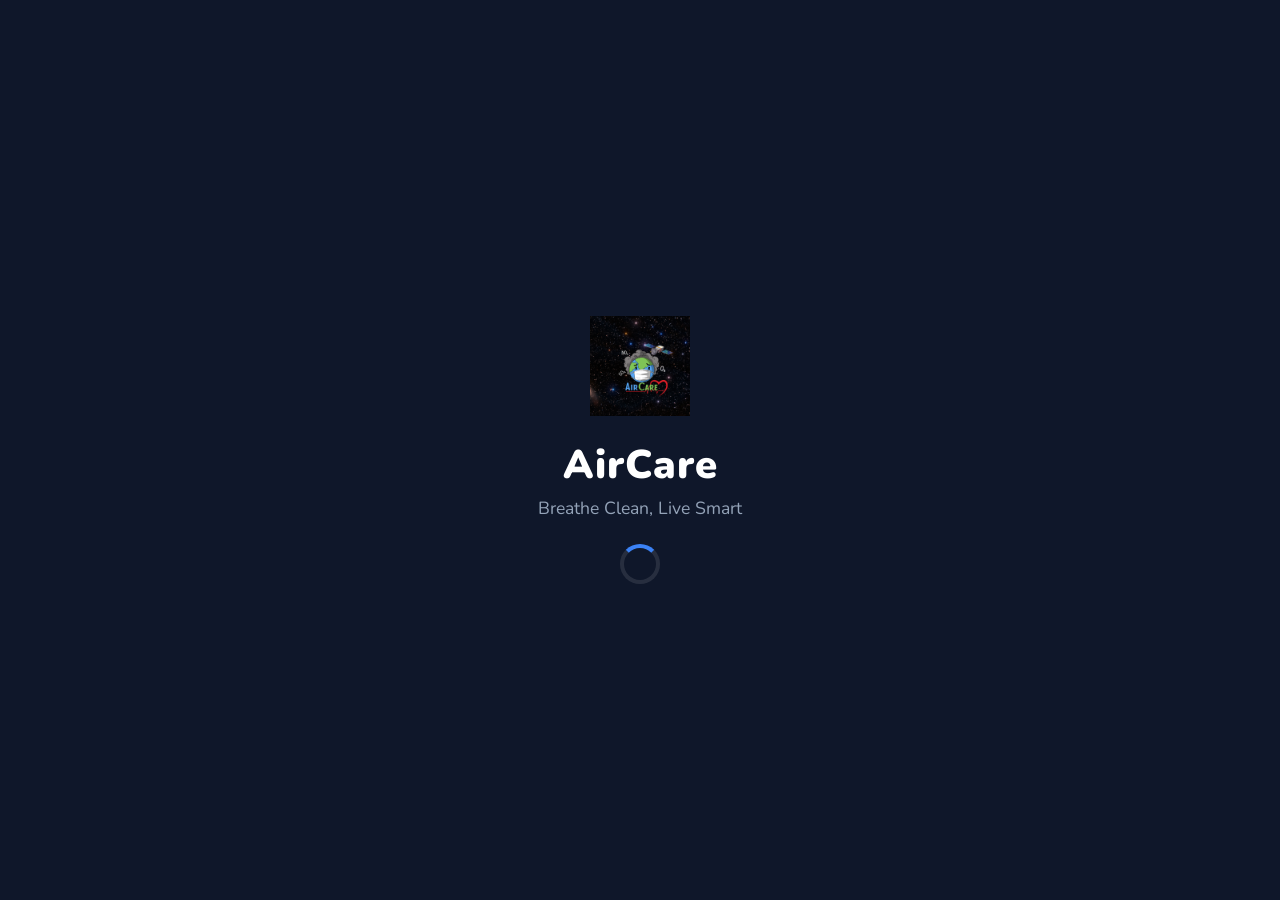
<file: index.html>
<!DOCTYPE html>
<html lang="en">
<head>
    <meta charset="UTF-8">
    <meta name="viewport" content="width=device-width, initial-scale=1.0">
    <title>AirCare - Premium Global Dashboard</title>
    <link href="https://fonts.googleapis.com/css2?family=Nunito:wght=400;600;700;800;900&display=swap" rel="stylesheet">
    <link rel="stylesheet" href="style.css">
</head>
<body>

    <div id="splash-screen" class="splash-overlay">
        <div class="splash-content">
            <img src="logo.png" alt="AirCare Logo" class="splash-logo">
            <h1 class="splash-title">AirCare</h1>
            <p class="splash-subtitle">Breathe Clean, Live Smart</p>
            <div class="splash-spinner"></div>
        </div>
    </div>

    <div id="weather-bg-effects" class="weather-bg-container"></div>

    <header class="main-header">
        <div class="header-top">
            <div class="logo-group">
                <img src="logo.png" alt="AirCare Logo" class="header-logo">
                <div class="logo-text">
                    <span class="brand-name">AirCare</span>
                    <span class="brand-sub">Global Air Quality Monitor</span>
                </div>
            </div>
            <div class="clock-group">
                <div id="live-time" class="time-string">00:00:00 AM</div>
                <div id="live-date" class="date-string">2026. 05. 30.</div>
            </div>
        </div>
    </header>

    <div class="page-content-padding">
        <h1 class="main-title">Global Air Pollution: Real-time Air Quality Index (AQI)</h1>

        <div class="city-btn-container">
            <button class="city-btn" id="btn-New-York" onclick="handleCitySelect('New York')">New York</button>
            <button class="city-btn" id="btn-London" onclick="handleCitySelect('London')">London</button>
            <button class="city-btn" id="btn-Tokyo" onclick="handleCitySelect('Tokyo')">Tokyo</button>
            <button class="city-btn" id="btn-Delhi" onclick="handleCitySelect('Delhi')">Delhi</button>
            <button class="city-btn" id="btn-Beijing" onclick="handleCitySelect('Beijing')">Beijing</button>
            <button class="city-btn" id="btn-Los-Angeles" onclick="handleCitySelect('Los Angeles')">Los Angeles</button>
        </div>

        <div class="search-container">
            <label class="search-label">📍 Find nearest city</label>
            <div class="search-bar-group">
                <div class="input-autocomplete-wrapper">
                    <input type="text" id="city-input" placeholder="Enter city name (e.g., Seoul, Paris)..." oninput="handleSearchAutofill(this.value)">
                    <div id="search-suggestions" class="suggestions-dropdown" style="display: none;"></div>
                </div>
                <button class="search-submit-btn" onclick="handleSearchSubmit()">Search</button>
                <button class="geo-btn" onclick="handleGPSLocation()" title="Use My Location">📍</button>
            </div>
        </div>

        <div id="token-box" class="token-alert-card">
            <h3>🔑 API Token Required</h3>
            <p>For live data, please enter your free API token from <a href="https://aqicn.org/data-platform/token/" target="_blank">aqicn.org</a></p>
            <div class="token-input-row">
                <input type="text" id="token-input" placeholder="Enter your WAQI API token here">
                <button type="button" onclick="handleSaveToken()">Save Token</button>
            </div>
        </div>

        <main class="dashboard-main" id="dashboard-content" style="display: none;">
            
            <section class="card buddy-section">
                <div class="buddy-wrapper">
                    <div class="buddy-avatar-side">
                        <div id="umbrella-element" class="umbrella" style="display: none;"></div>
                        <div class="avatar-emoji bounce-animation" id="character-avatar">😊</div>
                    </div>
                    
                    <div class="buddy-content-side">
                        <h2 class="buddy-greeting">Hi! I'm AirCare Buddy! 👋</h2>
                        <p class="buddy-subtext">Let me tell you about today's air quality!</p>
                        
                        <div id="aqi-banner-box" class="aqi-status-banner">
                            <div class="banner-left">
                                <span class="banner-title">Air Quality Index</span>
                                <span id="banner-status-text" class="banner-label-status">Good</span>
                            </div>
                            <span id="banner-aqi-val" class="banner-score-huge">--</span>
                        </div>

                        <div class="speech-bubble-tip">
                            <span id="status-desc">Loading localized recommendation matrix report parameters...</span>
                        </div>

                        <div class="weather-mini-row">
                            <div class="metric-mini-pill">🌡️ <span id="pill-temp">--°C</span></div>
                            <div class="metric-mini-pill">💧 <span id="pill-humidity">--%</span></div>
                        </div>

                        <div class="trivia-footer">
                            💡 <strong>Did you know?</strong> <span id="environmental-fact">PM2.5 particles are 30x smaller than a human hair!</span>
                        </div>
                    </div>
                </div>
            </section>

            <section id="gauge-card-box" class="card summary-dashboard-card">
                <div class="summary-card-header">
                    <div>
                        <h3 id="gauge-location-name" class="location-title">Selected Location</h3>
                        <p id="station-update-timestamp" style="font-size: 0.8rem; opacity: 0.8; margin-top: 2px;">Last updated: --</p>
                    </div>
                    <span class="live-data-badge">LIVE DATA</span>
                </div>

                <div class="summary-card-body-grid">
                    <div class="gauge-column">
                        <div class="gauge-axis-box">
                            <svg class="radial-gauge-svg" viewBox="0 0 100 50">
                                <path class="gauge-arc-base" d="M 10,50 A 40,40 0 0,1 90,50" fill="none" stroke-width="8" stroke-linecap="round" />
                                <path id="gauge-arc-fill" class="gauge-arc-active" d="M 10,50 A 40,40 0 0,1 90,50" fill="none" stroke-width="8" stroke-linecap="round" stroke-dasharray="125.6" stroke-dashoffset="125.6" />
                            </svg>
                            <div class="gauge-center-text">
                                <h2 id="gauge-display-score">--</h2>
                                <p id="gauge-display-label">--</p>
                            </div>
                        </div>
                    </div>

                    <div class="weather-details-side">
                        <h4>Weather / Atmospheric Metrics</h4>
                        <div class="detail-item">
                            <span>🌡️ Temperature</span>
                            <strong id="table-temp">--</strong>
                        </div>
                        <div class="detail-item">
                            <span>💧 Humidity</span>
                            <strong id="table-humidity">--</strong>
                        </div>
                        <div class="detail-item">
                            <span>🎯 Barometric Pressure</span>
                            <strong id="table-pressure">--</strong>
                        </div>
                        <div class="detail-item">
                            <span>💨 Wind Speed</span>
                            <strong id="table-wind">--</strong>
                        </div>
                    </div>
                </div>
            </section>

            <section class="card breakdown-table-card">
                <h3 class="breakdown-title">Detailed Pollutant Elements Breakdown</h3>
                <div class="pollutants-bars-container">
                    <div class="pollutant-bar-row">
                        <div class="bar-info"><span>💨 PM<sub>2.5</sub> (Fine Particles)</span><strong id="bar-val-pm25">--</strong></div>
                        <div class="bar-bg"><div id="bar-fill-pm25" class="bar-fill" style="width: 0%"></div></div>
                    </div>
                    <div class="pollutant-bar-row">
                        <div class="bar-info"><span>💨 PM<sub>10</sub> (Coarse Particles)</span><strong id="bar-val-pm10">--</strong></div>
                        <div class="bar-bg"><div id="bar-fill-pm10" class="bar-fill" style="width: 0%"></div></div>
                    </div>
                    <div class="pollutant-bar-row">
                        <div class="bar-info"><span>🟤 NO<sub>2</sub> (Nitrogen Dioxide)</span><strong id="bar-val-no2">--</strong></div>
                        <div class="bar-bg"><div id="bar-fill-no2" class="bar-fill" style="width: 0%"></div></div>
                    </div>
                    <div class="pollutant-bar-row">
                        <div class="bar-info"><span>🔵 O<sub>3</sub> (Ozone)</span><strong id="bar-val-o3">--</strong></div>
                        <div class="bar-bg"><div id="bar-fill-o3" class="bar-fill" style="width: 0%"></div></div>
                    </div>
                    <div class="pollutant-bar-row">
                        <div class="bar-info"><span>⚫ CO (Carbon Monoxide)</span><strong id="bar-val-co">--</strong></div>
                        <div class="bar-bg"><div id="bar-fill-co" class="bar-fill" style="width: 0%"></div></div>
                    </div>
                    <div class="pollutant-bar-row">
                        <div class="bar-info"><span>🟡 SO<sub>2</sub> (Sulfur Dioxide)</span><strong id="bar-val-so2">--</strong></div>
                        <div class="bar-bg"><div id="bar-fill-so2" class="bar-fill" style="width: 0%"></div></div>
                    </div>
                </div>
            </section>

        </main>
    </div>

    <nav class="bottom-nav-bar">
        <div class="nav-item active" onclick="window.location.href='index.html'">
            <span class="nav-icon">🏠</span>
            <span class="nav-label">Home</span>
        </div>
        <div class="nav-item" onclick="window.location.href='health.html'">
            <span class="nav-icon">🏥</span>
            <span class="nav-label">Health</span>
        </div>
        <div class="nav-item" onclick="window.location.href='forecast.html'">
            <span class="nav-icon">🔮</span>
            <span class="nav-label">Forecast</span>
        </div>
        <div class="nav-item" onclick="window.location.href='learn.html'">
            <span class="nav-icon">🧠</span>
            <span class="nav-label">Learn</span>
        </div>
        
    </nav>

    <script src="app.js"></script>
</body>
</html>
</file>
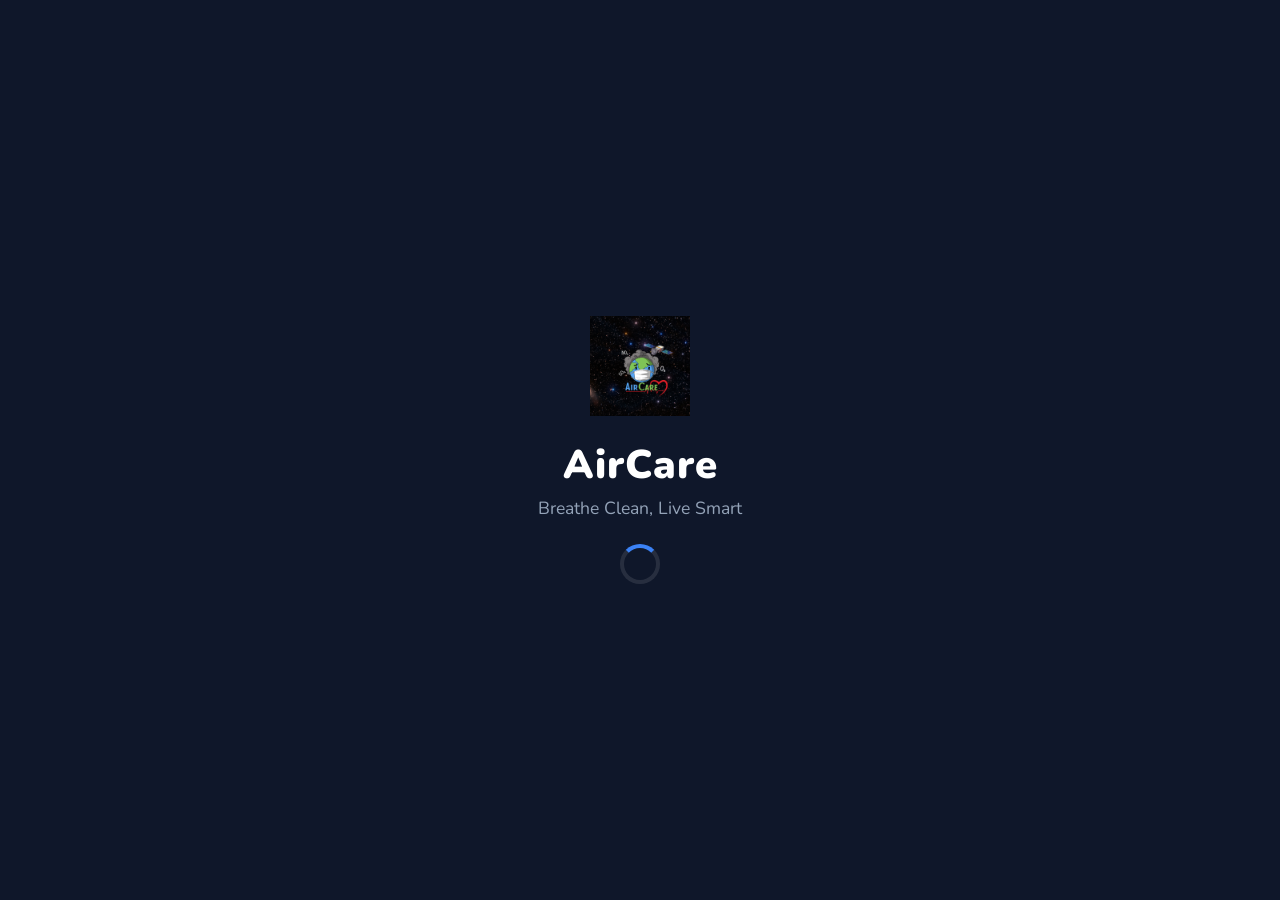
<file: air_care/index.html>
<!DOCTYPE html>
<html lang="en">
<head>
    <meta charset="UTF-8">
    <meta name="viewport" content="width=device-width, initial-scale=1.0">
    <title>AirCare - Premium Global Dashboard</title>
    <link href="https://fonts.googleapis.com/css2?family=Nunito:wght=400;600;700;800;900&display=swap" rel="stylesheet">
    <link rel="stylesheet" href="style.css">
</head>
<body>

    <div id="splash-screen" class="splash-overlay">
        <div class="splash-content">
            <img src="logo.png" alt="AirCare Logo" class="splash-logo">
            <h1 class="splash-title">AirCare</h1>
            <p class="splash-subtitle">Breathe Clean, Live Smart</p>
            <div class="splash-spinner"></div>
        </div>
    </div>

    <header class="main-header">
        <div class="header-top">
            <div class="logo-group">
                <img src="logo.png" alt="AirCare Logo" class="header-logo">
                <div class="logo-text">
                    <span class="brand-name">AirCare</span>
                    <span class="brand-sub">Global Air Quality Monitor</span>
                </div>
            </div>
            <div class="clock-group">
                <div id="live-time" class="time-string">00:00:00 AM</div>
                <div id="live-date" class="date-string">2026. 05. 30.</div>
            </div>
        </div>
    </header>

    <div class="page-content-padding">
        <h1 class="main-title">Global Air Pollution: Real-time Air Quality Index (AQI)</h1>

        <div class="city-btn-container">
            <button class="city-btn" id="btn-New-York" onclick="handleCitySelect('New York')">New York</button>
            <button class="city-btn" id="btn-London" onclick="handleCitySelect('London')">London</button>
            <button class="city-btn" id="btn-Tokyo" onclick="handleCitySelect('Tokyo')">Tokyo</button>
            <button class="city-btn" id="btn-Delhi" onclick="handleCitySelect('Delhi')">Delhi</button>
            <button class="city-btn" id="btn-Beijing" onclick="handleCitySelect('Beijing')">Beijing</button>
            <button class="city-btn" id="btn-Los-Angeles" onclick="handleCitySelect('Los Angeles')">Los Angeles</button>
        </div>

        <div class="search-container">
            <label class="search-label">📍 Find nearest city</label>
            <div class="search-bar-group">
                <div class="input-autocomplete-wrapper">
                    <input type="text" id="city-input" placeholder="Enter city name (e.g., Seoul, Paris)..." oninput="handleSearchAutofill(this.value)">
                    <div id="search-suggestions" class="suggestions-dropdown" style="display: none;"></div>
                </div>
                <button class="search-submit-btn" onclick="handleSearchSubmit()">Search</button>
                <button class="geo-btn" onclick="handleGPSLocation()" title="Use My Location">📍</button>
            </div>
        </div>

        <div id="token-box" class="token-alert-card">
            <h3>🔑 API Token Required</h3>
            <p>For live data, please enter your free API token from <a href="https://aqicn.org/data-platform/token/" target="_blank">aqicn.org</a></p>
            <div class="token-input-row">
                <input type="text" id="token-input" placeholder="Enter your WAQI API token here">
                <button type="button" onclick="handleSaveToken()">Save Token</button>
            </div>
        </div>

        <main class="dashboard-main" id="dashboard-content" style="display: none;">
            
            <section class="card buddy-section">
                <div id="weather-bg-effects" class="weather-bg-container"></div>

                <div class="buddy-wrapper">
                    <div class="buddy-avatar-side">
                        <div id="umbrella-element" class="umbrella" style="display: none;"></div>
                        <div class="avatar-emoji bounce-animation" id="character-avatar">😊</div>
                    </div>
                    
                    <div class="buddy-content-side">
                        <h2 class="buddy-greeting">Hi! I'm AirCare Buddy! 👋</h2>
                        <p class="buddy-subtext">Let me tell you about today's air quality!</p>
                        
                        <div id="aqi-banner-box" class="aqi-status-banner">
                            <div class="banner-left">
                                <span class="banner-title">Air Quality Index</span>
                                <span id="banner-status-text" class="banner-label-status">Good</span>
                            </div>
                            <span id="banner-aqi-val" class="banner-score-huge">--</span>
                        </div>

                        <div class="speech-bubble-tip">
                            <span id="status-desc">Loading localized recommendation matrix report parameters...</span>
                        </div>

                        <div class="weather-mini-row">
                            <div class="metric-mini-pill">🌡️ <span id="pill-temp">--°C</span></div>
                            <div class="metric-mini-pill">💧 <span id="pill-humidity">--%</span></div>
                        </div>

                        <div class="trivia-footer">
                            💡 <strong>Did you know?</strong> <span id="environmental-fact">PM2.5 particles are 30x smaller than a human hair!</span>
                        </div>
                    </div>
                </div>
            </section>

            <section id="gauge-card-box" class="card summary-dashboard-card">
                <div class="summary-card-header">
                    <div>
                        <h3 id="gauge-location-name" class="location-title">Selected Location</h3>
                        <p id="station-update-timestamp" style="font-size: 0.8rem; opacity: 0.8; margin-top: 2px;">Last updated: --</p>
                    </div>
                    <span class="live-data-badge">LIVE DATA</span>
                </div>

                <div class="summary-card-body-grid">
                    <div class="gauge-column">
                        <div class="gauge-axis-box">
                            <svg class="radial-gauge-svg" viewBox="0 0 100 50">
                                <path class="gauge-arc-base" d="M 10,50 A 40,40 0 0,1 90,50" fill="none" stroke-width="8" stroke-linecap="round" />
                                <path id="gauge-arc-fill" class="gauge-arc-active" d="M 10,50 A 40,40 0 0,1 90,50" fill="none" stroke-width="8" stroke-linecap="round" stroke-dasharray="125.6" stroke-dashoffset="125.6" />
                            </svg>
                            <div class="gauge-center-text">
                                <h2 id="gauge-display-score">--</h2>
                                <p id="gauge-display-label">--</p>
                            </div>
                        </div>
                    </div>

                    <div class="weather-details-side">
                        <h4>Weather / Atmospheric Metrics</h4>
                        <div class="detail-item">
                            <span>🌡️ Temperature</span>
                            <strong id="table-temp">--</strong>
                        </div>
                        <div class="detail-item">
                            <span>💧 Humidity</span>
                            <strong id="table-humidity">--</strong>
                        </div>
                        <div class="detail-item">
                            <span>🎯 Barometric Pressure</span>
                            <strong id="table-pressure">--</strong>
                        </div>
                        <div class="detail-item">
                            <span>💨 Wind Speed</span>
                            <strong id="table-wind">--</strong>
                        </div>
                    </div>
                </div>
            </section>

            <section class="card breakdown-table-card">
                <h3 class="breakdown-title">Detailed Pollutant Elements Breakdown</h3>
                <div class="pollutants-bars-container">
                    <div class="pollutant-bar-row">
                        <div class="bar-info"><span>💨 PM<sub>2.5</sub> (Fine Particles)</span><strong id="bar-val-pm25">--</strong></div>
                        <div class="bar-bg"><div id="bar-fill-pm25" class="bar-fill" style="width: 0%"></div></div>
                    </div>
                    <div class="pollutant-bar-row">
                        <div class="bar-info"><span>💨 PM<sub>10</sub> (Coarse Particles)</span><strong id="bar-val-pm10">--</strong></div>
                        <div class="bar-bg"><div id="bar-fill-pm10" class="bar-fill" style="width: 0%"></div></div>
                    </div>
                    <div class="pollutant-bar-row">
                        <div class="bar-info"><span>🟤 NO<sub>2</sub> (Nitrogen Dioxide)</span><strong id="bar-val-no2">--</strong></div>
                        <div class="bar-bg"><div id="bar-fill-no2" class="bar-fill" style="width: 0%"></div></div>
                    </div>
                    <div class="pollutant-bar-row">
                        <div class="bar-info"><span>🔵 O<sub>3</sub> (Ozone)</span><strong id="bar-val-o3">--</strong></div>
                        <div class="bar-bg"><div id="bar-fill-o3" class="bar-fill" style="width: 0%"></div></div>
                    </div>
                    <div class="pollutant-bar-row">
                        <div class="bar-info"><span>⚫ CO (Carbon Monoxide)</span><strong id="bar-val-co">--</strong></div>
                        <div class="bar-bg"><div id="bar-fill-co" class="bar-fill" style="width: 0%"></div></div>
                    </div>
                    <div class="pollutant-bar-row">
                        <div class="bar-info"><span>🟡 SO<sub>2</sub> (Sulfur Dioxide)</span><strong id="bar-val-so2">--</strong></div>
                        <div class="bar-bg"><div id="bar-fill-so2" class="bar-fill" style="width: 0%"></div></div>
                    </div>
                </div>
            </section>
        </main>
    </div> <nav class="bottom-nav-bar">
        <div class="nav-item active" onclick="window.location.href='index.html'">
            <span class="nav-icon">🏠</span><span class="nav-label">Home</span>
        </div>
        <div class="nav-item" onclick="window.location.href='health.html'">
            <span class="nav-icon">🏥</span><span class="nav-label">Health</span>
        </div>
        <div class="nav-item" onclick="window.location.href='forecast.html'">
            <span class="nav-icon">🔮</span><span class="nav-label">Forecast</span>
        </div>
        <div class="nav-item" onclick="window.location.href='learn.html'">
            <span class="nav-icon">🧠</span><span class="nav-label">Learn</span>
        </div>
    </nav>

    <script src="app.js"></script>
</body>
</html>
</file>
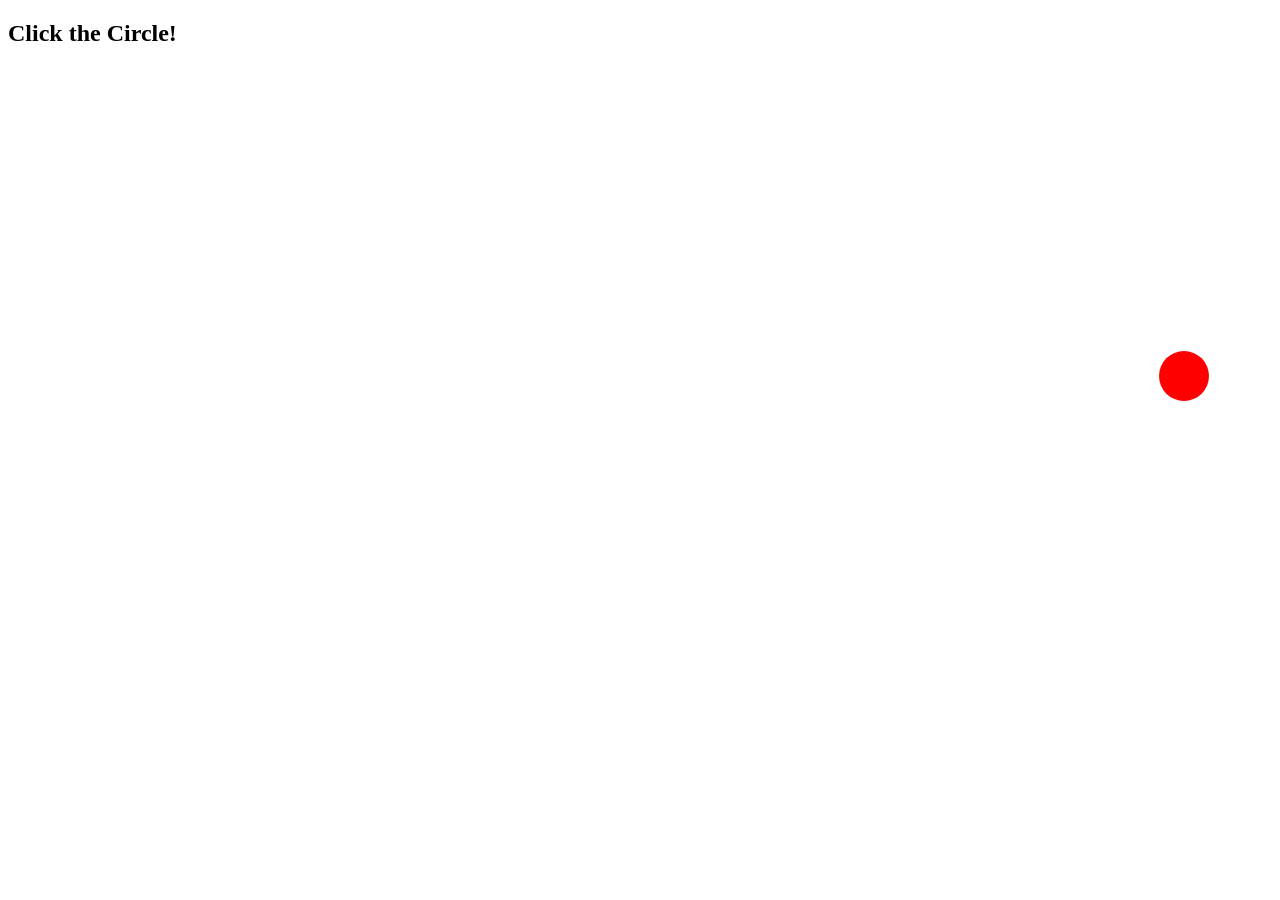
<file: click_circle_game.html>
<!DOCTYPE html>
<html>
<head>
  <title>Click the Circle</title>
  <style>
    #circle {
      width: 50px; height: 50px;
      background: red; border-radius: 50%;
      position: absolute;
    }
  </style>
</head>
<body>
  <h2>Click the Circle!</h2>
  <div id="circle" onclick="moveCircle()"></div>
  <script>
    function moveCircle() {
      const x = Math.random() * (window.innerWidth - 50);
      const y = Math.random() * (window.innerHeight - 50);
      const circle = document.getElementById('circle');
      circle.style.left = x + 'px';
      circle.style.top = y + 'px';
    }
    moveCircle();
  </script>
</body>
</html>
</file>
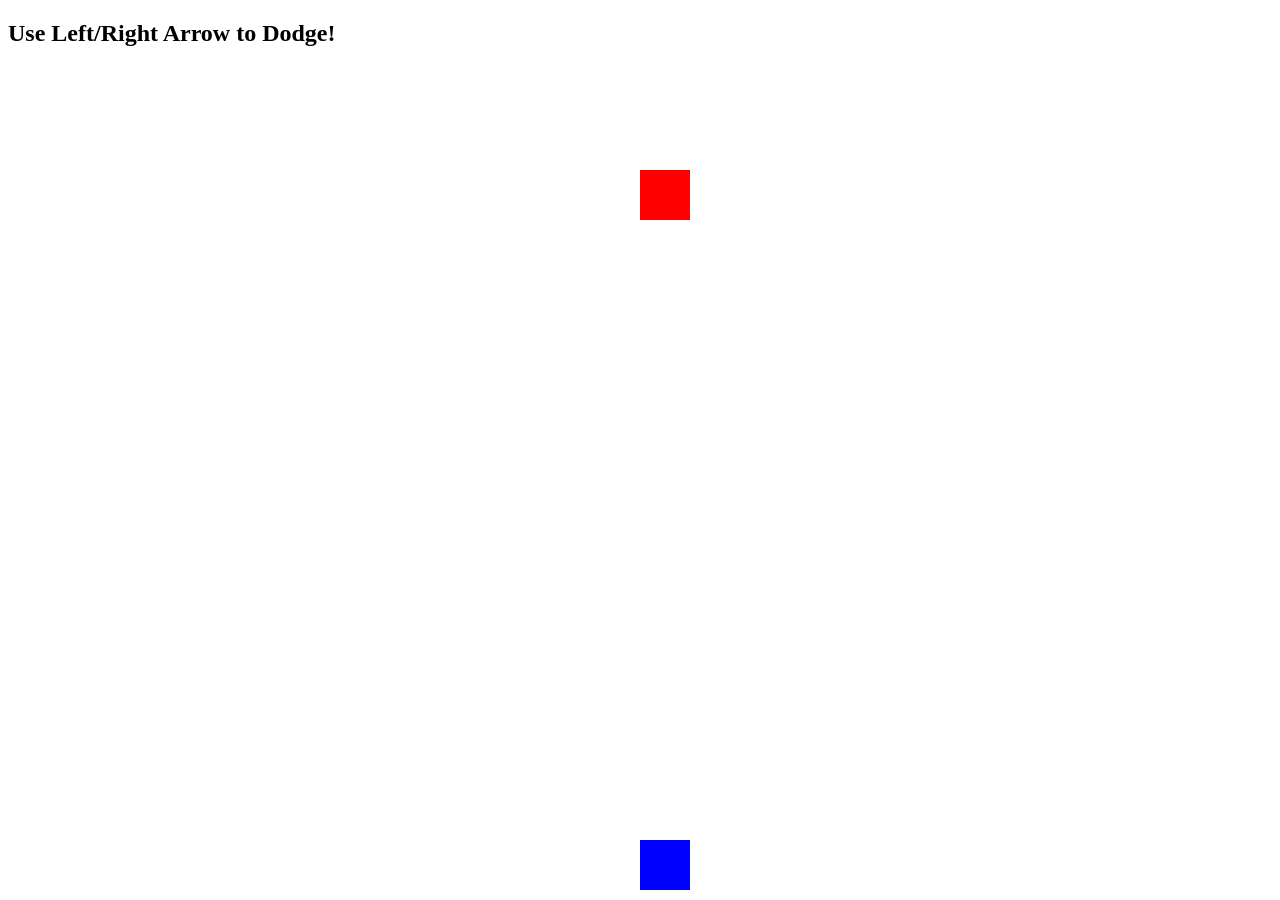
<file: Dodging_box_game.html>
<!DOCTYPE html>
<html>
<head>
  <title>Dodging Box Game</title>
  <style>
    #player, #enemy {
      position: absolute;
      width: 50px; height: 50px;
    }
    #player {
      bottom: 10px; left: 50%;
      background: blue;
    }
    #enemy {
      top: 0px; left: 50%;
      background: red;
    }
  </style>
</head>
<body>
  <h2>Use Left/Right Arrow to Dodge!</h2>
  <div id="player"></div>
  <div id="enemy"></div>
  <script>
    const player = document.getElementById('player');
    const enemy = document.getElementById('enemy');
    let pos = window.innerWidth / 2;

    document.onkeydown = function(e) {
      if (e.key === 'ArrowLeft') pos -= 20;
      else if (e.key === 'ArrowRight') pos += 20;
      player.style.left = pos + 'px';
    };

    function dropEnemy() {
      let enemyTop = 0;
      const drop = setInterval(() => {
        enemyTop += 5;
        enemy.style.top = enemyTop + 'px';
        if (enemyTop > window.innerHeight - 60) {
          if (Math.abs(pos - parseInt(enemy.style.left)) < 50) {
            alert('Game Over!');
            clearInterval(drop);
          } else {
            enemyTop = 0;
            enemy.style.left = Math.random() * (window.innerWidth - 50) + 'px';
          }
        }
      }, 30);
    }

    dropEnemy();
  </script>
</body>
</html>
</file>
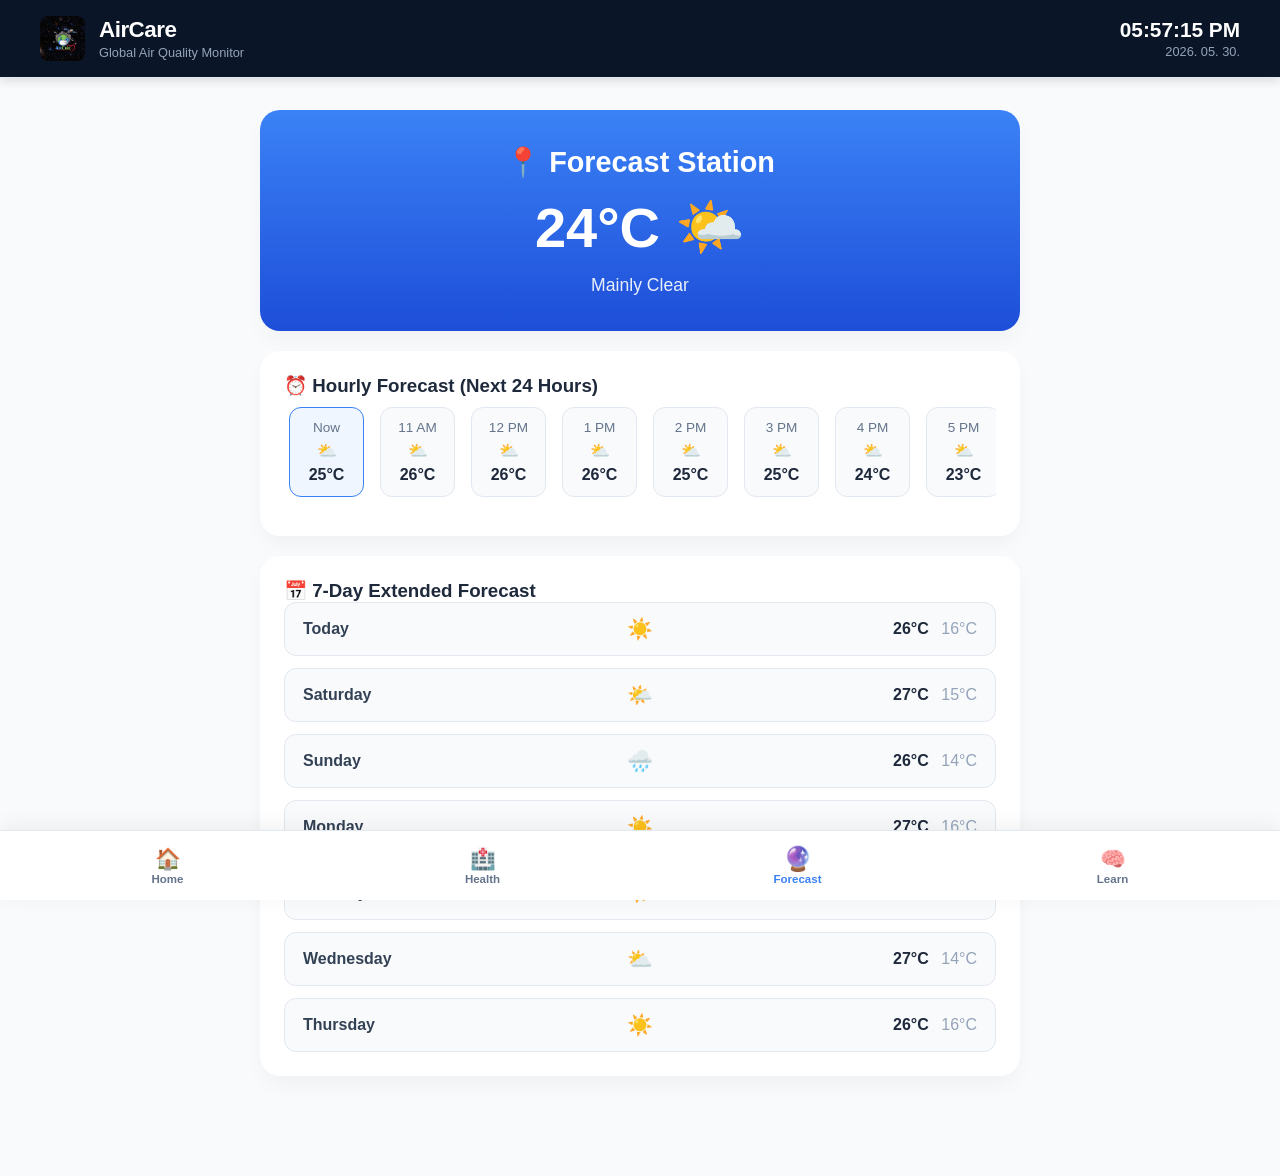
<file: forecast.html>
<!DOCTYPE html>
<html lang="en">
<head>
    <meta charset="UTF-8">
    <meta name="viewport" content="width=device-width, initial-scale=1.0">
    <title>AirCare — Forecast</title>
    <link rel="stylesheet" href="style.css">
</head>
<body>

    <header class="main-header">
        <div class="header-top">
            <div class="logo-group">
                <img src="logo.png" alt="AirCare Logo" class="header-logo">
                <div class="logo-text">
                    <span class="brand-name">AirCare</span>
                    <span class="brand-sub">Global Air Quality Monitor</span>
                </div>
            </div>
            <div class="clock-group">
                <div id="live-time" class="time-string">00:00:00 AM</div>
                <div id="live-date" class="date-string">2026. 05. 30.</div>
            </div>
        </div>
    </header>

    <main class="page-content-padding forecast-main">
        
        <section class="card current-weather-hero">
            <h2 id="forecast-location-title">Detecting Location...</h2>
            <div class="hero-temp-block">
                <span class="hero-temperature" id="hero-temp">--°C</span>
                <span class="hero-condition-icon" id="hero-icon">☁️</span>
            </div>
            <p class="hero-status-text" id="hero-condition">Loading local meteorological conditions...</p>
        </section>

        <section class="card hourly-forecast-card">
            <h3>⏰ Hourly Forecast (Next 24 Hours)</h3>
            <div class="hourly-slider-container" id="hourly-slider">
                <p class="loading-placeholder">Fetching hourly trendlines...</p>
            </div>
        </section>

        <section class="card weekly-forecast-card">
            <h3>📅 7-Day Extended Forecast</h3>
            <div class="weekly-list-container" id="weekly-list">
                <p class="loading-placeholder">Compiling weekly weather metrics...</p>
            </div>
        </section>

    </main>

    <nav class="bottom-nav-bar">
        <div class="nav-item" onclick="window.location.href='index.html'">
            <span class="nav-icon">🏠</span><span class="nav-label">Home</span>
        </div>
        <div class="nav-item" onclick="window.location.href='health.html'">
            <span class="nav-icon">🏥</span><span class="nav-label">Health</span>
        </div>
        <div class="nav-item active" onclick="window.location.href='forecast.html'">
            <span class="nav-icon">🔮</span><span class="nav-label">Forecast</span>
        </div>
        <div class="nav-item" onclick="window.location.href='learn.html'">
            <span class="nav-icon">🧠</span><span class="nav-label">Learn</span>
        </div>
        
    </nav>

    <script>
        const weatherCodeMap = {
            0: { text: "Clear Sky", icon: "☀️" },
            1: { text: "Mainly Clear", icon: "🌤️" },
            2: { text: "Partly Cloudy", icon: "⛅" },
            3: { text: "Overcast", icon: "☁️" },
            45: { text: "Foggy", icon: "🌫️" },
            61: { text: "Slight Rain", icon: "🌧️" },
            63: { text: "Moderate Rain", icon: "🌧️" },
            95: { text: "Thunderstorm", icon: "⛈️" }
        };

        function getWeatherCondition(code) {
            return weatherCodeMap[code] || { text: "Partly Cloudy", icon: "⛅" };
        }

        function runClock() {
            const clockElement = document.getElementById("live-time");
            if (!clockElement) return;
            
            setInterval(() => {
                const now = new Date();
                clockElement.textContent = now.toLocaleTimeString('en-US', {
                    hour: '2-digit',
                    minute: '2-digit',
                    second: '2-digit',
                    hour12: true
                });
            }, 1000);
        }

        function fetchLocalForecast() {
            const locationHeading = document.getElementById("forecast-location-title");
            
            // UPDATED: Dynamically fetch saved location name or set fallbacks if none exists
            const savedLocation = localStorage.getItem("selectedLocation");
            if (savedLocation) {
                locationHeading.textContent = `${savedLocation} Forecast`;
            } else {
                locationHeading.textContent = "📍 Live Local Forecast";
            }
            
            // Set up fallback data immediately so the screen is NEVER blank
            useBackupData();

            // Try to get live coordinates if allowed
            if (navigator.geolocation) {
                navigator.geolocation.getCurrentPosition(
                    (position) => {
                        const lat = position.coords.latitude.toFixed(4);
                        const lon = position.coords.longitude.toFixed(4);
                        
                        // If user hasn't explicitly searched for a city, keep the live GPS tag
                        if (!savedLocation) {
                            locationHeading.textContent = `📍 Live Local Forecast`;
                        }
                        pullWeatherData(lat, lon);
                    },
                    (error) => {
                        console.log("Location permission denied or timed out. Keeping smart simulation.");
                    }
                );
            }
        }

        async function pullWeatherData(lat, lon) {
            const apiUrl = `https://api.open-meteo.com/v1/forecast?latitude=${lat}&longitude=${lon}&current=temperature_2m,weather_code&hourly=temperature_2m,weather_code&daily=weather_code,temperature_2m_max,temperature_2m_min&timezone=auto`;
            try {
                const response = await fetch(apiUrl);
                if (!response.ok) return;
                const data = await response.json();
                renderCurrentHeroCard(data.current);
                renderHourlySlider(data.hourly);
                renderWeeklyForecast(data.daily);
            } catch (err) {
                console.log("API Fetch failed. Keeping simulation values.");
            }
        }

        function renderCurrentHeroCard(currentData) {
            document.getElementById("hero-temp").textContent = `${Math.round(currentData.temperature_2m)}°C`;
            const condition = getWeatherCondition(currentData.weather_code);
            document.getElementById("hero-icon").textContent = condition.icon;
            document.getElementById("hero-condition").textContent = condition.text;
        }

        function renderHourlySlider(hourlyData) {
            const sliderContainer = document.getElementById("hourly-slider");
            sliderContainer.innerHTML = ""; 
            const currentHourIndex = new Date().getHours();
            
            for (let i = currentHourIndex; i < currentHourIndex + 24; i++) {
                if (!hourlyData.time[i]) break;
                const timeRaw = new Date(hourlyData.time[i]);
                let formattedHour = timeRaw.getHours();
                const ampm = formattedHour >= 12 ? 'PM' : 'AM';
                formattedHour = formattedHour % 12 || 12; 
                const displayTime = i === currentHourIndex ? "Now" : `${formattedHour} ${ampm}`;
                const tempVal = Math.round(hourlyData.temperature_2m[i]);
                const condition = getWeatherCondition(hourlyData.weather_code[i]);

                const hourBox = document.createElement("div");
                hourBox.className = `hourly-time-box ${i === currentHourIndex ? 'current-hour' : ''}`;
                hourBox.innerHTML = `
                    <span class="time">${displayTime}</span>
                    <span class="icon">${condition.icon}</span>
                    <span class="temp">${tempVal}°C</span>
                `;
                sliderContainer.appendChild(hourBox);
            }
        }

        function renderWeeklyForecast(dailyData) {
            const weeklyContainer = document.getElementById("weekly-list");
            weeklyContainer.innerHTML = ""; 
            const daysOfWeek = ["Sunday", "Monday", "Tuesday", "Wednesday", "Thursday", "Friday", "Saturday"];

            dailyData.time.forEach((timeString, index) => {
                const dateObj = new Date(timeString);
                let dayLabel = daysOfWeek[dateObj.getDay()];
                if (index === 0) dayLabel = "Today";

                const maxTemp = Math.round(dailyData.temperature_2m_max[index]);
                const minTemp = Math.round(dailyData.temperature_2m_min[index]);
                const condition = getWeatherCondition(dailyData.weather_code[index]);

                const rowElement = document.createElement("div");
                rowElement.className = "weekly-row";
                rowElement.innerHTML = `
                    <div class="weekly-day-label">${dayLabel}</div>
                    <div class="weekly-icon-wrapper" title="${condition.text}">${condition.icon}</div>
                    <div class="weekly-temp-range">
                        <span class="max-t">${maxTemp}°C</span>
                        <span class="min-t">${minTemp}°C</span>
                    </div>
                `;
                weeklyContainer.appendChild(rowElement);
            });
        }

        function useBackupData() {
            // UPDATED: Retain our dynamic header value instead of rewriting it to "Forecast Station"
            const locationHeading = document.getElementById("forecast-location-title");
            const savedLocation = localStorage.getItem("selectedLocation");
            if (!savedLocation) {
                locationHeading.textContent = "📍 Forecast Station";
            }

            renderCurrentHeroCard({ temperature_2m: 24, weather_code: 1 });

            const mockHourly = { time: [], temperature_2m: [], weather_code: [] };
            const baseDate = new Date();
            for (let i = 0; i < 48; i++) {
                const futureDate = new Date(baseDate);
                futureDate.setHours(baseDate.getHours() + i);
                mockHourly.time.push(futureDate.toISOString());
                const hour = futureDate.getHours();
                const dynamicTemp = 22 + Math.sin((hour - 6) * Math.PI / 12) * 4;
                mockHourly.temperature_2m.push(dynamicTemp);
                mockHourly.weather_code.push(hour > 18 || hour < 6 ? 0 : 2);
            }
            renderHourlySlider(mockHourly);

            const mockDaily = { time: [], temperature_2m_max: [], temperature_2m_min: [], weather_code: [] };
            for (let i = 0; i < 7; i++) {
                const d = new Date();
                d.setDate(d.getDate() + i);
                mockDaily.time.push(d.toISOString().split('T')[0]);
                mockDaily.temperature_2m_max.push(26 + (i % 2));
                mockDaily.temperature_2m_min.push(16 - (i % 3));
                mockDaily.weather_code.push(i === 2 ? 61 : (i % 3));
            }
            renderWeeklyForecast(mockDaily);
        }

        document.addEventListener("DOMContentLoaded", () => {
            runClock();
            fetchLocalForecast();
        });
    </script>
</body>
</html>
</file>
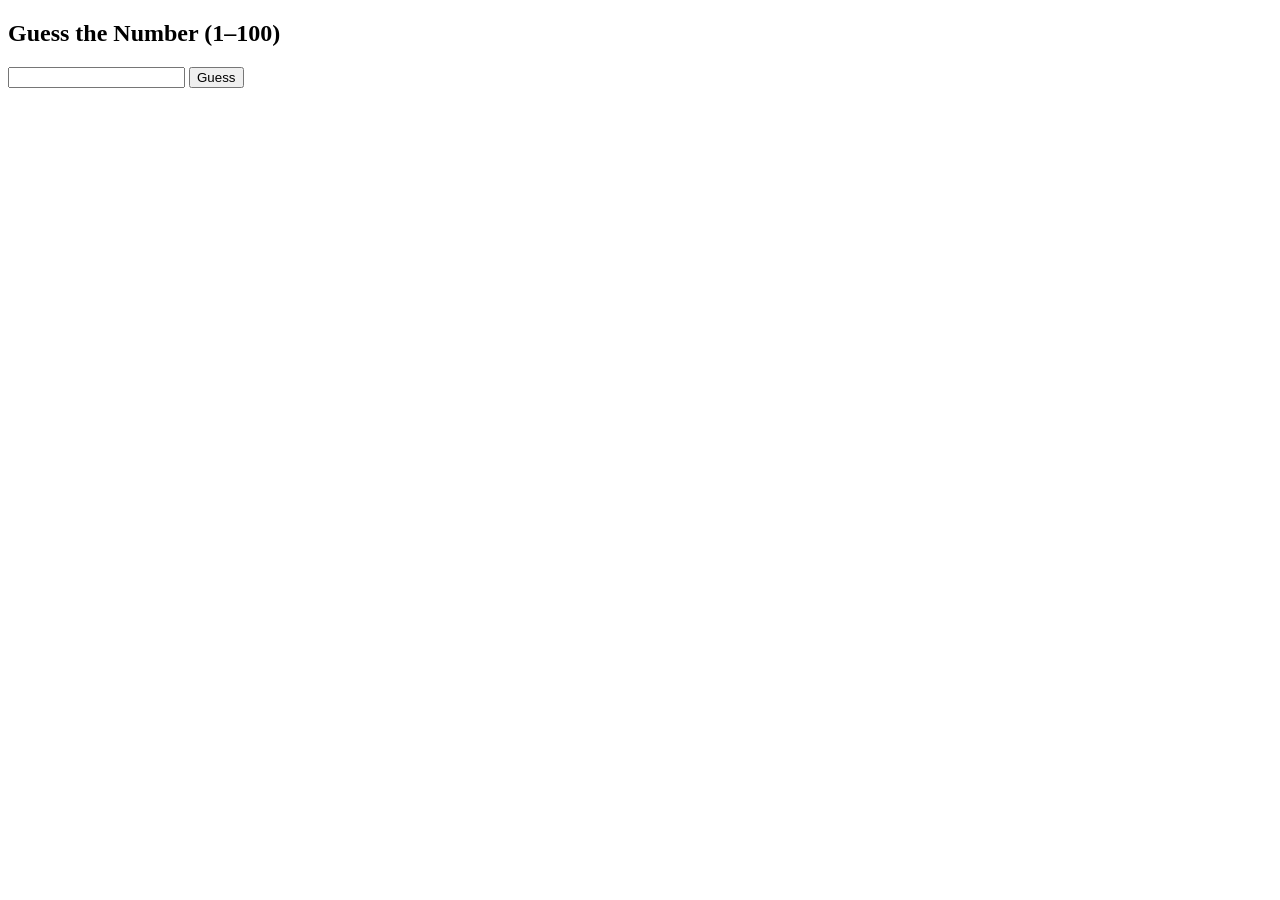
<file: guessing_game.html>
<!DOCTYPE html>
<html>
<head>
  <title>Number Guessing Game</title>
</head>
<body>
  <h2>Guess the Number (1–100)</h2>
  <input type="number" id="guess" />
  <button onclick="checkGuess()">Guess</button>
  <p id="result"></p>
  <script>
    let number = Math.floor(Math.random() * 100) + 1;
    function checkGuess() {
      const guess = parseInt(document.getElementById('guess').value);
      const result = document.getElementById('result');
      if (guess === number) result.textContent = 'Correct! 🎉';
      else if (guess > number) result.textContent = 'Too high!';
      else result.textContent = 'Too low!';
    }
  </script>
</body>
</html>
</file>
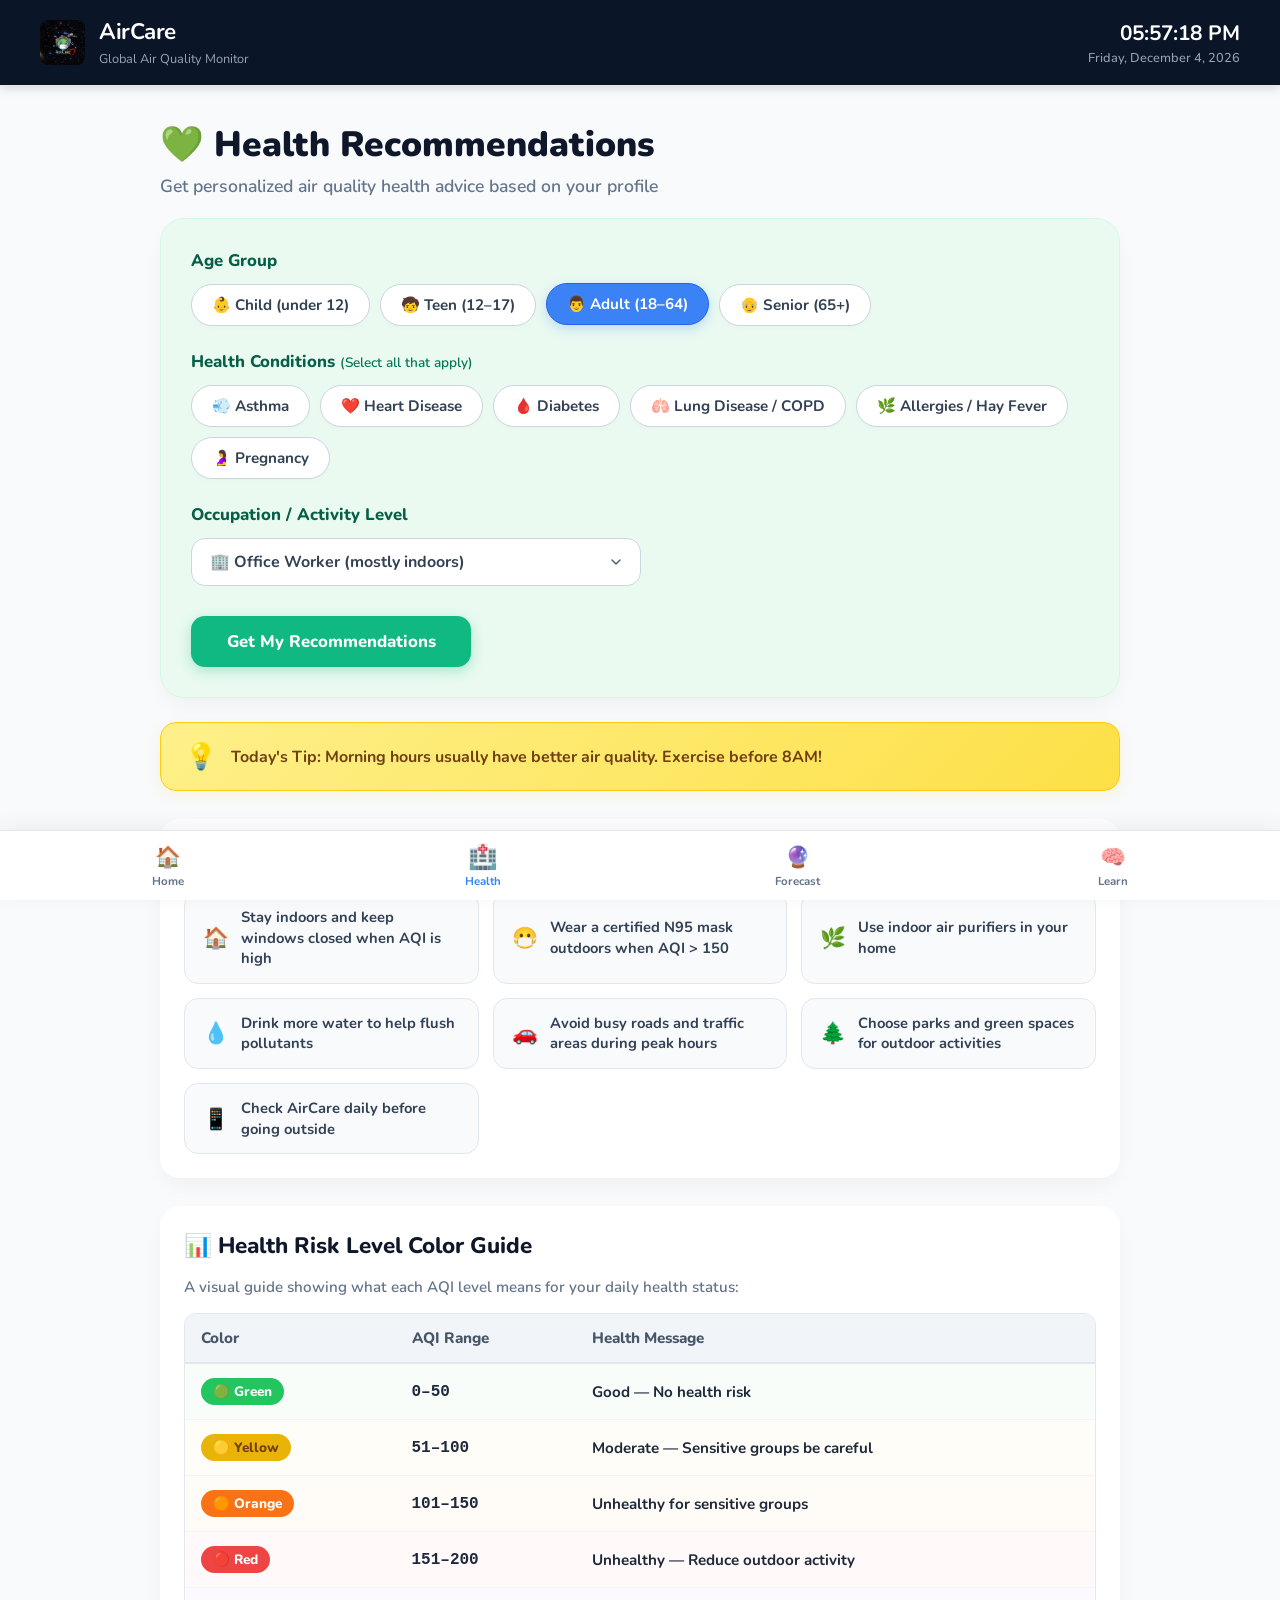
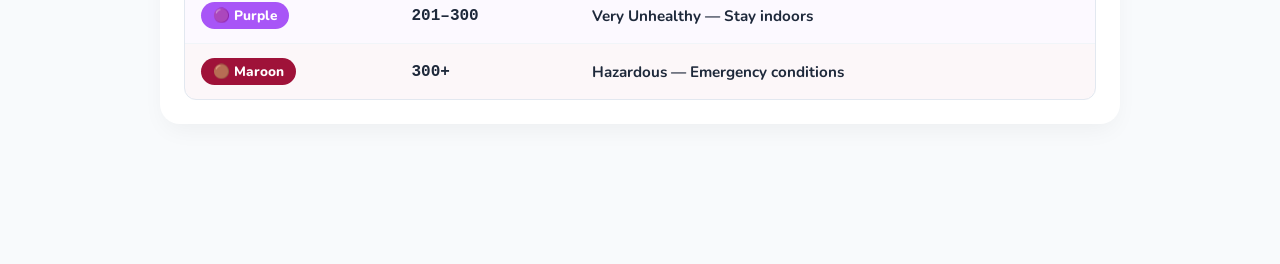
<file: health.html>
<!DOCTYPE html>
<html lang="en">
<head>
    <meta charset="UTF-8">
    <meta name="viewport" content="width=device-width, initial-scale=1.0">
    <title>AirCare - Health Recommendations</title>
    <link href="https://fonts.googleapis.com/css2?family=Nunito:wght@400;600;700;800;900&display=swap" rel="stylesheet">
    <link rel="stylesheet" href="style.css">
</head>
<body>

    <header class="main-header">
        <div class="header-top">
            <div class="logo-group">
                <img src="logo.png" onerror="this.src='https://qtrypzzcjebvfcihiynt.supabase.co/storage/v1/object/public/assets/logo.png'" alt="AirCare Logo" class="header-logo">
                <div>
                    <span class="brand-name">AirCare</span>
                    <span class="brand-sub">Global Air Quality Monitor</span>
                </div>
            </div>
            <div class="clock-group">
                <div id="live-time" class="time-string">00:00:00 AM</div>
                <div id="live-date" class="date-string">Loading Date...</div>
            </div>
        </div>
    </header>

    <main class="page-content-padding">
        
        <div class="health-intro-section">
            <h1 class="health-main-title">
                <span class="title-icon">💚</span> Health Recommendations
            </h1>
            <p class="health-subtitle">Get personalized air quality health advice based on your profile</p>
        </div>

        <section class="card profile-form-card">
            <form id="health-profile-form" onsubmit="generateRecommendations(event)">
                
                <div class="form-group-section">
                    <label class="section-form-label">Age Group</label>
                    <div class="pill-selection-grid">
                        <label class="pill-checkbox-label">
                            <input type="radio" name="age-group" value="child" required>
                            <span class="pill-custom-box">👶 Child (under 12)</span>
                        </label>
                        <label class="pill-checkbox-label">
                            <input type="radio" name="age-group" value="teen">
                            <span class="pill-custom-box">🧒 Teen (12–17)</span>
                        </label>
                        <label class="pill-checkbox-label">
                            <input type="radio" name="age-group" value="adult" checked>
                            <span class="pill-custom-box">👨 Adult (18–64)</span>
                        </label>
                        <label class="pill-checkbox-label">
                            <input type="radio" name="age-group" value="senior">
                            <span class="pill-custom-box">👴 Senior (65+)</span>
                        </label>
                    </div>
                </div>

                <div class="form-group-section">
                    <label class="section-form-label">Health Conditions <span class="label-note">(Select all that apply)</span></label>
                    <div class="pill-selection-grid">
                        <label class="pill-checkbox-label">
                            <input type="checkbox" name="conditions" value="asthma">
                            <span class="pill-custom-box">💨 Asthma</span>
                        </label>
                        <label class="pill-checkbox-label">
                            <input type="checkbox" name="conditions" value="heart">
                            <span class="pill-custom-box">❤️ Heart Disease</span>
                        </label>
                        <label class="pill-checkbox-label">
                            <input type="checkbox" name="conditions" value="diabetes">
                            <span class="pill-custom-box">🩸 Diabetes</span>
                        </label>
                        <label class="pill-checkbox-label">
                            <input type="checkbox" name="conditions" value="lung">
                            <span class="pill-custom-box">🫁 Lung Disease / COPD</span>
                        </label>
                        <label class="pill-checkbox-label">
                            <input type="checkbox" name="conditions" value="allergies">
                            <span class="pill-custom-box">🌿 Allergies / Hay Fever</span>
                        </label>
                        <label class="pill-checkbox-label">
                            <input type="checkbox" name="conditions" value="pregnancy">
                            <span class="pill-custom-box">🤰 Pregnancy</span>
                        </label>
                    </div>
                </div>

                <div class="form-group-section">
                    <label for="activity-level" class="section-form-label">Occupation / Activity Level</label>
                    <div class="select-dropdown-wrapper">
                        <select id="activity-level" name="activity-level" class="styled-select-menu">
                            <option value="office">🏢 Office Worker (mostly indoors)</option>
                            <option value="outdoor">👷 Outdoor Worker</option>
                            <option value="student">🎒 Student</option>
                            <option value="athlete">🏃 Athlete / Frequent Exerciser</option>
                            <option value="elderly">🏡 Elderly / Low Activity</option>
                        </select>
                    </div>
                </div>

                <button type="submit" class="submit-recommendations-btn">Get My Recommendations</button>
            </form>
        </section>

        <div id="rotating-tip-banner" class="quick-tip-banner-box">
            <span class="banner-lightbulb">💡</span>
            <p id="rotating-tip-text">Today's Tip: Morning hours usually have better air quality. Exercise before 8AM!</p>
        </div>

        <section id="personalized-output-section" class="personalized-results-layout style-hidden">
            <h2 class="block-section-heading">✨ Your Personalized Safety Guidance</h2>
            <div id="cards-dynamic-rendering-target" class="advice-cards-grid">
                </div>
        </section>

        <section class="card general-tips-card-box">
            <h2 class="block-section-heading">🏡 Easy Safety Tips for Everyone</h2>
            <div class="tips-grid-display-box">
                <div class="static-tip-item"><span class="tip-emoji">🏠</span><p>Stay indoors and keep windows closed when AQI is high</p></div>
                <div class="static-tip-item"><span class="tip-emoji">😷</span><p>Wear a certified N95 mask outdoors when AQI > 150</p></div>
                <div class="static-tip-item"><span class="tip-emoji">🌿</span><p>Use indoor air purifiers in your home</p></div>
                <div class="static-tip-item"><span class="tip-emoji">💧</span><p>Drink more water to help flush pollutants</p></div>
                <div class="static-tip-item"><span class="tip-emoji">🚗</span><p>Avoid busy roads and traffic areas during peak hours</p></div>
                <div class="static-tip-item"><span class="tip-emoji">🌲</span><p>Choose parks and green spaces for outdoor activities</p></div>
                <div class="static-tip-item"><span class="tip-emoji">📱</span><p>Check AirCare daily before going outside</p></div>
            </div>
        </section>

        <section class="card risk-guide-card-box">
            <h2 class="block-section-heading">📊 Health Risk Level Color Guide</h2>
            <p class="section-mini-description">A visual guide showing what each AQI level means for your daily health status:</p>
            <div class="responsive-table-wrapper">
                <table class="aqi-color-guide-table">
                    <thead>
                        <tr>
                            <th>Color</th>
                            <th>AQI Range</th>
                            <th>Health Message</th>
                        </tr>
                    </thead>
                    <tbody>
                        <tr class="row-green">
                            <td><span class="color-badge green-dot">🟢 Green</span></td>
                            <td class="aqi-range-cell">0–50</td>
                            <td class="message-cell">Good — No health risk</td>
                        </tr>
                        <tr class="row-yellow">
                            <td><span class="color-badge yellow-dot">🟡 Yellow</span></td>
                            <td class="aqi-range-cell">51–100</td>
                            <td class="message-cell">Moderate — Sensitive groups be careful</td>
                        </tr>
                        <tr class="row-orange">
                            <td><span class="color-badge orange-dot">🟠 Orange</span></td>
                            <td class="aqi-range-cell">101–150</td>
                            <td class="message-cell">Unhealthy for sensitive groups</td>
                        </tr>
                        <tr class="row-red">
                            <td><span class="color-badge red-dot">🔴 Red</span></td>
                            <td class="aqi-range-cell">151–200</td>
                            <td class="message-cell">Unhealthy — Reduce outdoor activity</td>
                        </tr>
                        <tr class="row-purple">
                            <td><span class="color-badge purple-dot">🟣 Purple</span></td>
                            <td class="aqi-range-cell">201–300</td>
                            <td class="message-cell">Very Unhealthy — Stay indoors</td>
                        </tr>
                        <tr class="row-maroon">
                            <td><span class="color-badge maroon-dot">🟤 Maroon</span></td>
                            <td class="aqi-range-cell">300+</td>
                            <td class="message-cell">Hazardous — Emergency conditions</td>
                        </tr>
                    </tbody>
                </table>
            </div>
        </section>

    </main>
    <nav class="bottom-nav-bar">
        <div class="nav-item" onclick="window.location.href='../index.html'">
            <span class="nav-icon">🏠</span>
            <span class="nav-label">Home</span>
        </div>
        <div class="nav-item active" onclick="window.location.href='health.html'">
            <span class="nav-icon">🏥</span>
            <span class="nav-label">Health</span>
        </div>
        <div class="nav-item" onclick="window.location.href='forecast.html'">
            <span class="nav-icon">🔮</span>
            <span class="nav-label">Forecast</span>
        </div>
        <div class="nav-item" onclick="window.location.href='learn.html'">
            <span class="nav-icon">🧠</span>
            <span class="nav-label">Learn</span>
        </div>
        
    </nav>
    
    <script src="app.js"></script>
</body>
</html>
</file>
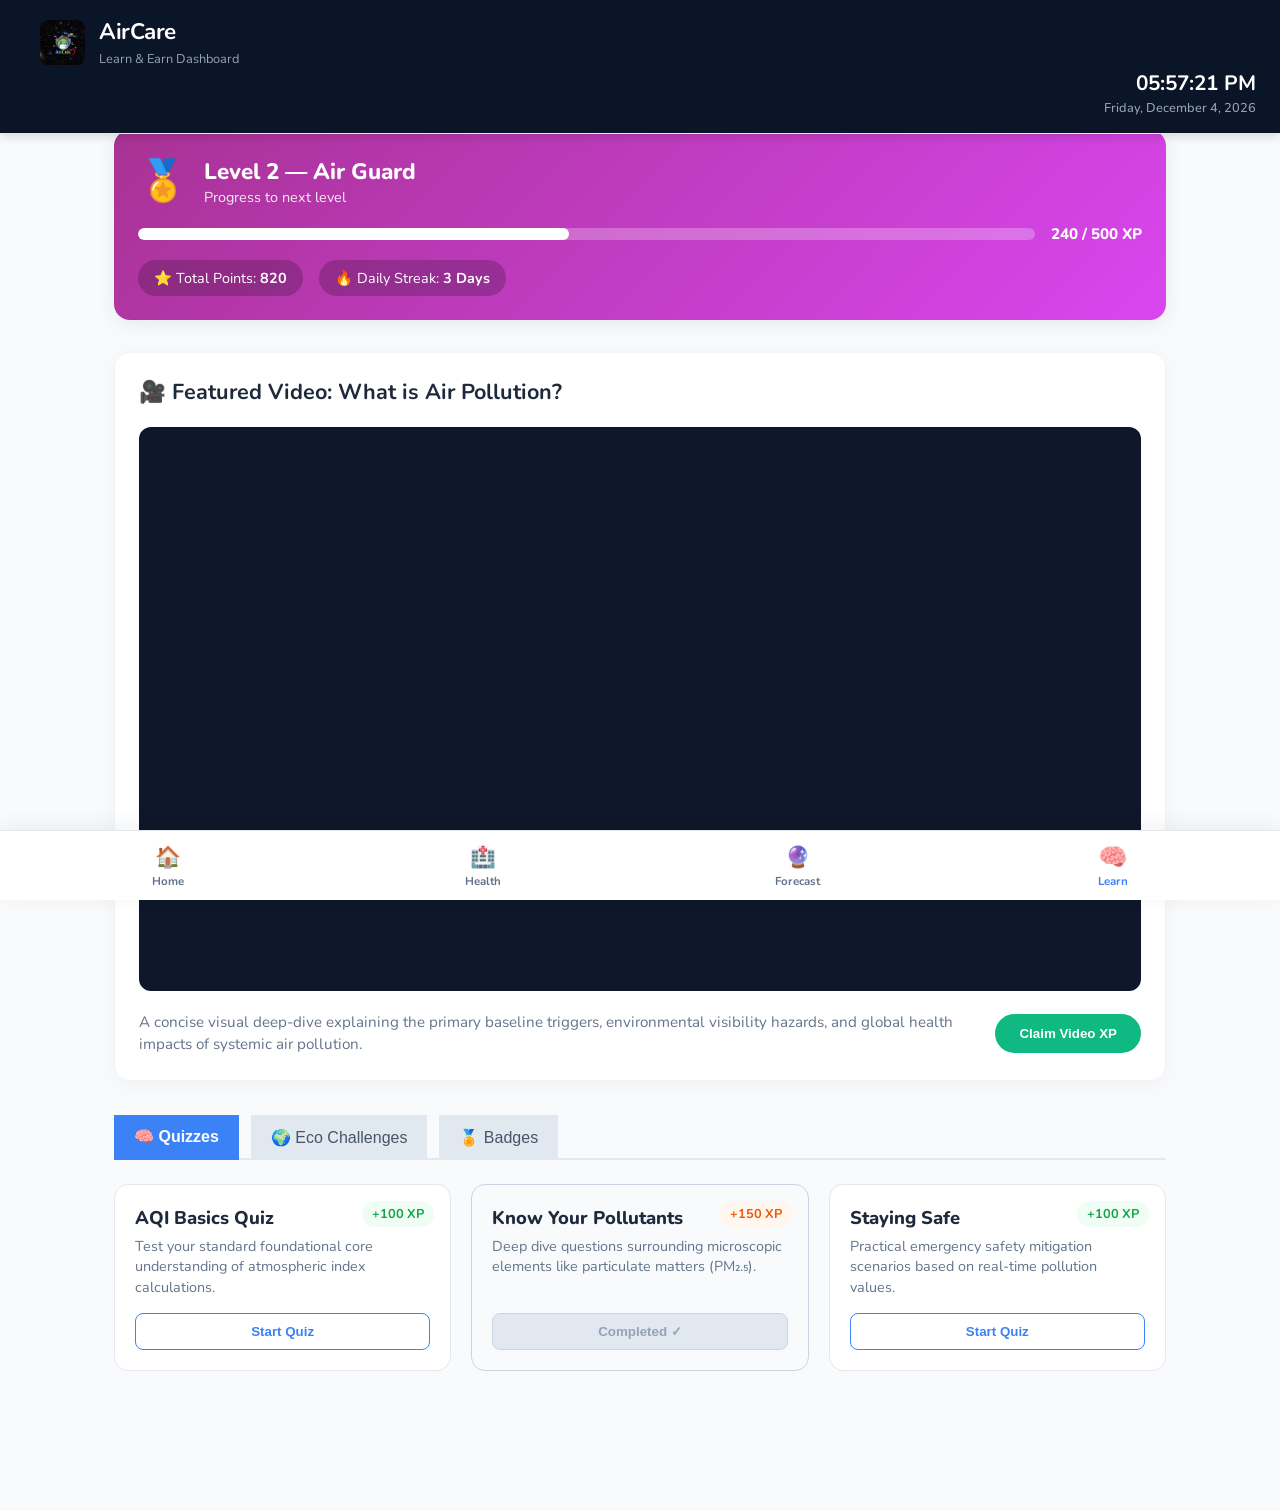
<file: learn.html>
<!DOCTYPE html>
<html lang="en">
<head>
    <meta charset="UTF-8">
    <meta name="viewport" content="width=device-width, initial-scale=1.0">
    <title>AirCare — Learn & Earn</title>
    <link rel="stylesheet" href="../style.css">
    <link href="https://fonts.googleapis.com/css2?family=Nunito:wght@400;600;700;800;900&display=swap" rel="stylesheet">
</head>
<body>

    <header class="main-header">
        <div class="header-top">
            <div class="logo-group">
    <img src="logo.png" alt="AirCare Logo" style="height: 45px; width: auto; border-radius: 8px;">
    <div>
        <h1 class="brand-name">AirCare</h1>
        <span class="brand-sub">Learn & Earn Dashboard</span>
    </div>
    </div>
                    
                    
                </div>
            </div>
            <div class="clock-group">
                <div id="live-time" class="time-string">--:--:-- PM</div>
                <div id="live-date" class="date-string">--/--/----</div>
            </div>
        </div>
    </header>

    <div class="learn-dashboard-container">
        <main class="learn-main-content">
            
            <section class="level-progress-banner">
                <div class="level-badge-container" style="display: flex; align-items: center; gap: 16px;">
                    <span class="level-icon" style="font-size: 2.5rem;">🏅</span>
                    <div class="level-details">
                        <h3 style="font-size: 1.4rem; font-weight: 800;">Level 2 — Air Guard</h3>
                        <p class="xp-text" style="opacity: 0.9; font-size: 0.9rem;">Progress to next level</p>
                    </div>
                </div>
                <div class="xp-progress-bar-wrapper">
                    <div class="xp-progress-bar">
                        <div class="xp-progress-fill" style="width: 48%;"></div>
                    </div>
                    <span class="xp-numeric-counter" style="font-weight: 800; font-size: 0.95rem;">240 / 500 XP</span>
                </div>
                <div class="stats-mini-flex">
                    <div class="stat-bubble"><span class="stat-emoji">⭐</span> Total Points: <strong>820</strong></div>
                    <div class="stat-bubble"><span class="stat-emoji">🔥</span> Daily Streak: <strong>3 Days</strong></div>
                </div>
            </section>

            <section class="featured-video-card">
                <h2><span class="video-icon">🎥</span> Featured Video: What is Air Pollution?</h2>
                <div class="video-embed-responsive">
                    <iframe 
                        src="https://www.youtube.com/embed/t7Q7y_xjR5E" 
                        title="Air Pollution | Video for Kids | Causes, Effects & Solution" 
                        frameborder="0" 
                        allow="accelerometer; autoplay; clipboard-write; encrypted-media; gyroscope; picture-in-picture; web-share" 
                        allowfullscreen>
                    </iframe>
                </div>
                <div class="video-meta-footer">
                    <p class="video-description">A concise visual deep-dive explaining the primary baseline triggers, environmental visibility hazards, and global health impacts of systemic air pollution.</p>
                    <button id="claim-xp-btn" class="claimed-status-btn" disabled>✓ Watched & Claimed</button>
                </div>
            </section>

            <section class="gamification-tabs-container">
                <div class="tabs-header-nav">
                    <button class="tab-toggle-btn active" onclick="switchGamificationTab('quizzes')">🧠 Quizzes</button>
                    <button class="tab-toggle-btn" onclick="switchGamificationTab('challenges')">🌍 Eco Challenges</button>
                    <button class="tab-toggle-btn" onclick="switchGamificationTab('badges')">🏅 Badges</button>
                </div>

                <div id="quizzes-tab-panel" class="tab-content-panel active">
                    <div class="quiz-grid-layout">
                        
                        <div class="quiz-interactive-card">
                            <span class="quiz-badge difficulty-easy">+100 XP</span>
                            <div class="quiz-card-body" style="margin-bottom: 16px;">
                                <h3 style="font-size: 1.15rem; margin-bottom: 6px; font-weight: 800;">AQI Basics Quiz</h3>
                                <p style="font-size: 0.9rem; color: #64748b; line-height: 1.4;">Test your standard foundational core understanding of atmospheric index calculations.</p>
                            </div>
                            <button class="action-start-quiz-btn" onclick="startQuiz('aqi-basics')">Start Quiz</button>
                        </div>

                        <div class="quiz-interactive-card completed">
                            <span class="quiz-badge difficulty-medium">+150 XP</span>
                            <div class="quiz-card-body" style="margin-bottom: 16px;">
                                <h3 style="font-size: 1.15rem; margin-bottom: 6px; font-weight: 800;">Know Your Pollutants</h3>
                                <p style="font-size: 0.9rem; color: #64748b; line-height: 1.4;">Deep dive questions surrounding microscopic elements like particulate matters (PM₂.₅).</p>
                            </div>
                            <button class="action-start-quiz-btn" disabled>Completed ✓</button>
                        </div>

                        <div class="quiz-interactive-card">
                            <span class="quiz-badge difficulty-easy">+100 XP</span>
                            <div class="quiz-card-body" style="margin-bottom: 16px;">
                                <h3 style="font-size: 1.15rem; margin-bottom: 6px; font-weight: 800;">Staying Safe</h3>
                                <p style="font-size: 0.9rem; color: #64748b; line-height: 1.4;">Practical emergency safety mitigation scenarios based on real-time pollution values.</p>
                            </div>
                            <button class="action-start-quiz-btn" onclick="startQuiz('staying-safe')">Start Quiz</button>
                        </div>

                    </div>
                </div>

                <div id="challenges-tab-panel" class="tab-content-panel" style="display: none; padding: 20px; background: white; border-radius: 12px; border: 1px solid #e2e8f0;">
                    <h3 style="font-weight: 800; color: #1e293b;">Eco Challenges</h3>
                    <p style="color: #64748b; margin-top: 6px; font-size: 0.95rem;">Complete localized green environmental objectives to earn bonus items.</p>
                </div>
                
                <div id="badges-tab-panel" class="tab-content-panel" style="display: none; padding: 20px; background: white; border-radius: 12px; border: 1px solid #e2e8f0;">
                    <h3 style="font-weight: 800; color: #1e293b;">Your Achievements</h3>
                    <p style="color: #64748b; margin-top: 6px; font-size: 0.95rem;">Review your locked and unlocked performance badges.</p>
                </div>
            </section>
        </main>
    </div>

    <nav class="bottom-nav-bar">
        <div class="nav-item" onclick="window.location.href='../index.html'">
            <span class="nav-icon">🏠</span>
            <span class="nav-label">Home</span>
        </div>
        <div class="nav-item" onclick="window.location.href='recommendations.html'">
            <span class="nav-icon">🏥</span>
            <span class="nav-label">Health</span>
        </div>
        <div class="nav-item" onclick="window.location.href='forecast.html'">
            <span class="nav-icon">🔮</span>
            <span class="nav-label">Forecast</span>
        </div>
        <div class="nav-item active" onclick="window.location.href='learn.html'">
            <span class="nav-icon">🧠</span>
            <span class="nav-label">Learn</span>
        </div>
        
    </nav>

    <script src="../app.js"></script>
</body>
</html>
</file>
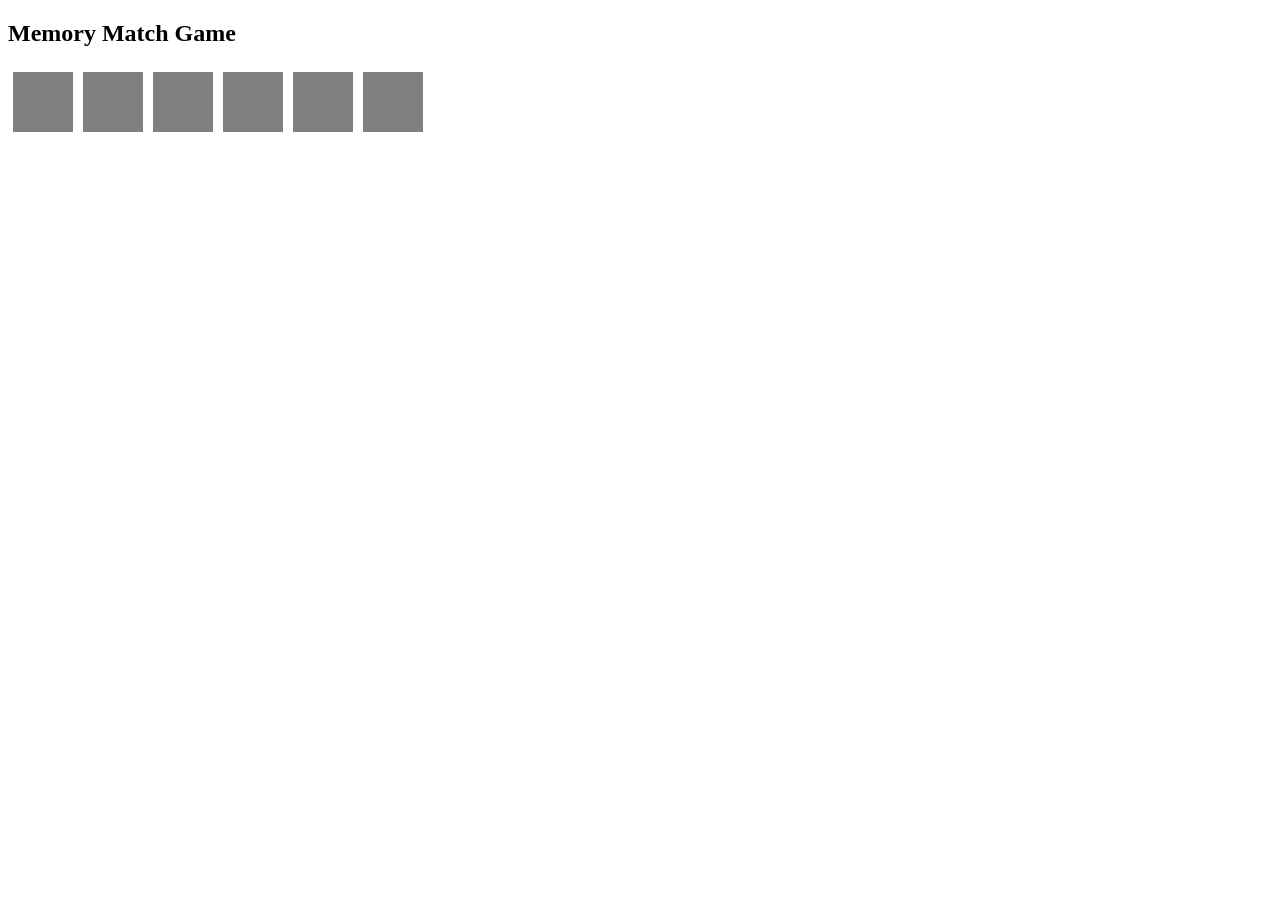
<file: memory_game.html>
<!DOCTYPE html>
<html>
<head>
  <title>Memory Match Game</title>
  <style>
    .card {
      width: 60px; height: 60px;
      display: inline-block; margin: 5px;
      background: gray; color: white;
      font-size: 24px; text-align: center; line-height: 60px;
      cursor: pointer;
    }
  </style>
</head>
<body>
  <h2>Memory Match Game</h2>
  <div id="game"></div>
  <script>
    const values = [1,1,2,2,3,3].sort(() => Math.random() - 0.5);
    const game = document.getElementById('game');
    let first = null, lock = false;

    values.forEach((val, i) => {
      const card = document.createElement('div');
      card.className = 'card';
      card.dataset.value = val;
      card.onclick = function () {
        if (lock || card.textContent) return;
        card.textContent = val;
        if (!first) {
          first = card;
        } else {
          if (first.dataset.value === card.dataset.value) {
            first = null;
          } else {
            lock = true;
            setTimeout(() => {
              card.textContent = '';
              first.textContent = '';
              first = null;
              lock = false;
            }, 1000);
          }
        }
      };
      game.appendChild(card);
    });
  </script>
</body>
</html>
</file>
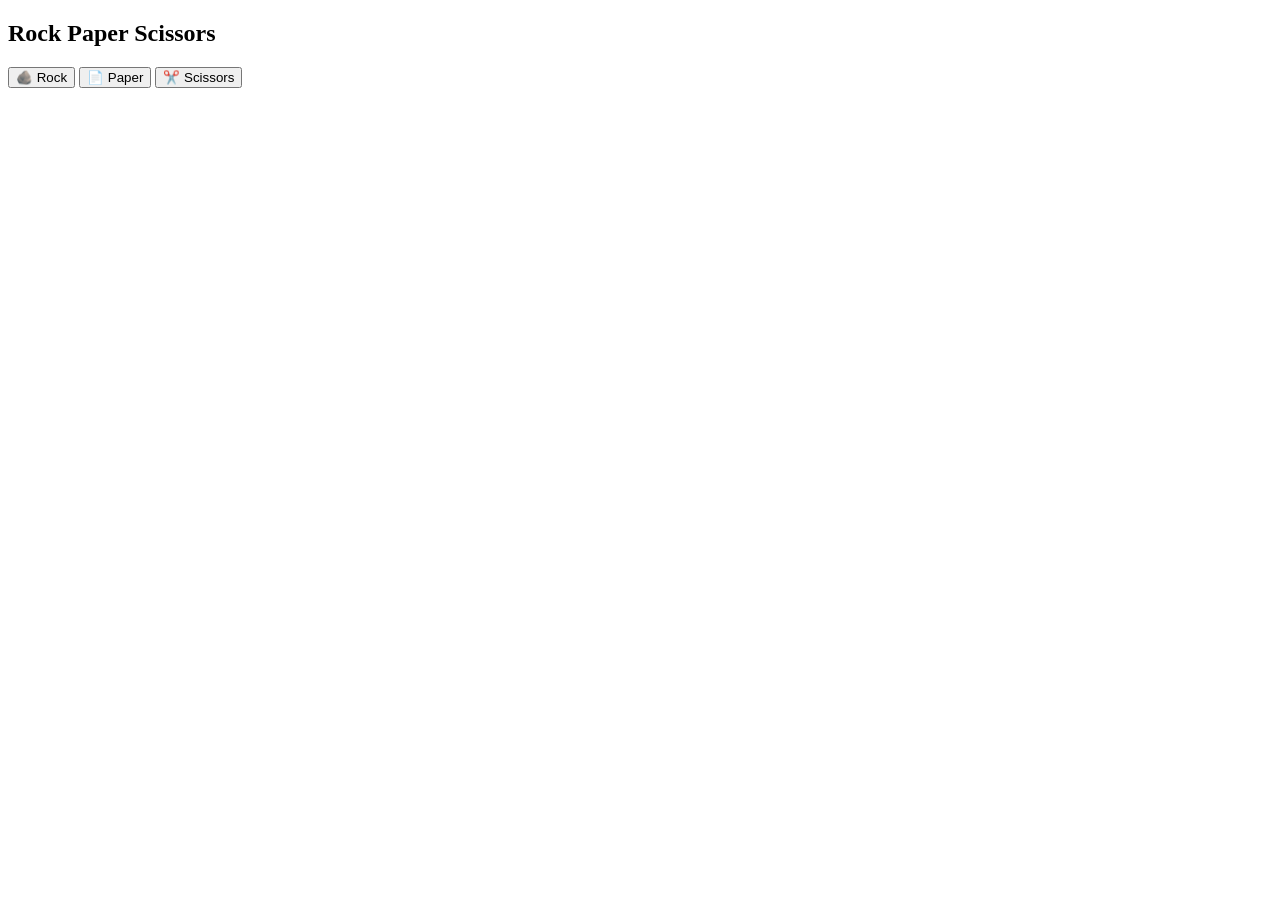
<file: Rock_Paper_Scissors_game.html>
<!DOCTYPE html>
<html>
<head>
  <title>Rock Paper Scissors</title>
</head>
<body>
  <h2>Rock Paper Scissors</h2>
  <button onclick="play('rock')">🪨 Rock</button>
  <button onclick="play('paper')">📄 Paper</button>
  <button onclick="play('scissors')">✂️ Scissors</button>
  <p id="output"></p>
  <script>
    function play(player) {
      const choices = ['rock', 'paper', 'scissors'];
      const computer = choices[Math.floor(Math.random() * 3)];
      let result = '';
      if (player === computer) result = "It's a tie!";
      else if (
        (player === 'rock' && computer === 'scissors') ||
        (player === 'scissors' && computer === 'paper') ||
        (player === 'paper' && computer === 'rock')
      ) result = 'You win!';
      else result = 'Computer wins!';
      document.getElementById('output').textContent = 
        `You: ${player}, Computer: ${computer} → ${result}`;
    }
  </script>
</body>
</html>
</file>
<file: style.css>
/* Custom Reset and Variables */
* {
    box-sizing: border-box;
    margin: 0;
    padding: 0;
}

body {
    font-family: 'Nunito', sans-serif;
    background-color: #f8fafc;
    color: #1e293b;
    padding-top: 90px; /* Leave space for Sticky Header */
    padding-bottom: 100px; /* Leave space for Sticky Bottom Nav */
    position: relative;
    overflow-x: hidden;
    transition: background-color 0.6s cubic-bezier(0.4, 0, 0.2, 1);
}

/* 1. SPLASH SCREEN STYLES */
.splash-overlay {
    position: fixed;
    top: 0;
    left: 0;
    width: 100vw;
    height: 100vh;
    background-color: #0f172a;
    color: white;
    z-index: 9999;
    display: flex;
    justify-content: center;
    align-items: center;
    transition: opacity 0.5s ease, visibility 0.5s;
}

.splash-content {
    text-align: center;
}

.splash-logo {
    width: 100px;
    height: 100px;
    animation: floatAnim 3s ease-in-out infinite;
}

.splash-title {
    font-size: 2.5rem;
    font-weight: 900;
    margin-top: 16px;
    letter-spacing: 1px;
}

.splash-subtitle {
    font-size: 1.1rem;
    color: #94a3b8;
    margin-top: 4px;
}

.splash-spinner {
    width: 40px;
    height: 40px;
    border: 4px solid rgba(255, 255, 255, 0.1);
    border-top: 4px solid #3b82f6;
    border-radius: 50%;
    margin: 24px auto 0 auto;
    animation: spin 1s linear infinite;
}

@keyframes floatAnim {
    0%, 100% { transform: translateY(0); }
    50% { transform: translateY(-15px); }
}

@keyframes spin {
    0% { transform: rotate(0deg); }
    100% { transform: rotate(360deg); }
}

/* Raining/Sun Dynamic Weather Background Overlays */
.weather-bg-container {
    position: fixed;
    top: 0;
    left: 0;
    width: 100%;
    height: 100%;
    pointer-events: none;
    z-index: 0;
}

.rain-drop {
    position: absolute;
    top: -50px;
    width: 2px;
    height: 35px;
    background: linear-gradient(transparent, rgba(59, 130, 246, 0.4));
    animation: fall 1.8s linear infinite;
}

@keyframes fall {
    0% { transform: translateY(-50px); }
    100% { transform: translateY(105vh); }
}

/* 2. STICKY HEADER BAR */
.main-header {
    position: fixed;
    top: 0;
    left: 0;
    width: 100%;
    z-index: 1000;
    background-color: rgba(255, 255, 255, 0.85);
    backdrop-filter: blur(16px);
    border-bottom: 1px solid #e2e8f0;
    padding: 14px 24px;
}

.header-top {
    display: flex;
    justify-content: space-between;
    align-items: center;
    max-width: 1200px;
    margin: 0 auto;
}

.logo-group {
    display: flex;
    align-items: center;
    gap: 12px;
}

/* Fixed selector to match your HTML class 'header-logo' and restricted size dimensions */
.header-logo {
    width: 42px;
    height: 42px;
    object-fit: cover;
    border-radius: 8px; /* Clean rounded edges like modern native app dashboard icons */
}

.brand-name {
    display: block;
    font-size: 1.4rem;
    font-weight: 900;
    color: #0f172a;
}

.brand-sub {
    font-size: 0.75rem;
    color: #64748b;
}

.clock-group {
    text-align: right;
}

.time-string {
    font-size: 1.2rem;
    font-weight: 800;
    color: #0f172a;
}

.date-string {
    font-size: 0.8rem;
    color: #64748b;
}

/* Main Layout Padding Container */
.page-content-padding {
    max-width: 1000px;
    margin: 0 auto;
    padding: 0 20px;
    position: relative;
    z-index: 10;
}

.main-title {
    text-align: center;
    font-size: 1.6rem;
    font-weight: 900;
    margin: 20px 0;
    color: #0f172a;
}

/* 4. QUICK CITY SELECTION STYLING */
.city-btn-container {
    display: flex;
    justify-content: center;
    flex-wrap: wrap;
    gap: 8px;
    margin-bottom: 24px;
}

.city-btn {
    background-color: white;
    border: 1px solid #cbd5e1;
    padding: 8px 18px;
    border-radius: 20px;
    font-weight: 700;
    font-family: inherit;
    cursor: pointer;
    transition: all 0.2s ease;
}

.city-btn.active-btn {
    background-color: #3b82f6;
    color: white;
    border-color: #2563eb;
    box-shadow: 0 4px 12px rgba(59, 130, 246, 0.3);
}

/* 6. LOCATION SEARCH BAR & AUTOCOMPLETE DROPDOWN */
.search-container {
    max-width: 550px;
    margin: 0 auto 24px auto;
}

.search-label {
    display: block;
    font-weight: 700;
    margin-bottom: 6px;
    font-size: 0.9rem;
    color: #475569;
}

.search-bar-group {
    display: flex;
    gap: 8px;
    position: relative;
}

.input-autocomplete-wrapper {
    flex: 1;
    position: relative;
}

.search-bar-group input {
    width: 100%;
    padding: 12px 16px;
    border: 1px solid #cbd5e1;
    border-radius: 25px;
    font-family: inherit;
    font-size: 1rem;
    outline: none;
    background: white;
}

.search-submit-btn {
    background-color: #3b82f6;
    color: white;
    border: none;
    padding: 0 24px;
    border-radius: 25px;
    font-weight: 700;
    font-family: inherit;
    cursor: pointer;
    transition: background-color 0.2s;
}

.search-submit-btn:hover { background-color: #2563eb; }

.geo-btn {
    background-color: #e2e8f0;
    border: none;
    width: 46px;
    height: 46px;
    border-radius: 50%;
    font-size: 1.1rem;
    cursor: pointer;
    display: flex;
    justify-content: center;
    align-items: center;
    transition: background-color 0.2s;
}

.geo-btn:hover { background-color: #cbd5e1; }

/* Suggestions Autocomplete List Dropdown Menu box */
.suggestions-dropdown {
    position: absolute;
    top: 52px;
    left: 0;
    width: 100%;
    background: white;
    border-radius: 12px;
    border: 1px solid #cbd5e1;
    box-shadow: 0 10px 25px rgba(0,0,0,0.1);
    z-index: 2000;
    max-height: 250px;
    overflow-y: auto;
}

.suggestion-item {
    display: flex;
    justify-content: space-between;
    align-items: center;
    padding: 12px 16px;
    cursor: pointer;
    border-bottom: 1px solid #f1f5f9;
    font-size: 0.9rem;
}

.suggestion-item:last-child { border-bottom: none; }
.suggestion-item:hover { background-color: #f8fafc; }

.suggestion-station { font-weight: 600; color: #1e293b; max-width: 70%; overflow: hidden; text-overflow: ellipsis; white-space: nowrap; }
.suggestion-meta { font-size: 0.75rem; color: #64748b; margin-top: 2px; }
.suggestion-badge { padding: 4px 10px; border-radius: 6px; color: white; font-weight: 800; font-size: 0.8rem; }

/* 5. TOKEN CARD BOX */
.token-alert-card {
    max-width: 550px;
    margin: 20px auto;
    background-color: #fef9c3;
    border: 1px solid #fef08a;
    padding: 18px;
    border-radius: 16px;
    box-shadow: 0 4px 15px rgba(0,0,0,0.02);
}

.token-alert-card h3 { color: #854d0e; margin-bottom: 4px; }
.token-alert-card p { font-size: 0.85rem; margin-bottom: 12px; color: #a16207; }
.token-input-row { display: flex; gap: 8px; }
.token-input-row input { flex: 1; padding: 12px; border-radius: 8px; border: 1px solid #cbd5e1; outline: none; }
.token-input-row button { background-color: #ca8a04; color: white; border: none; padding: 0 20px; border-radius: 8px; font-weight: 700; cursor: pointer; }

/* Card Components General Elements */
.dashboard-main {
    display: flex;
    flex-direction: column;
    gap: 24px;
}

.card {
    background: white;
    border-radius: 20px;
    padding: 24px;
    box-shadow: 0 10px 25px -5px rgba(0,0,0,0.05);
}

/* 7. CHARACTER / BUDDY BOX DESIGN DISPLAY */
.buddy-section {
    background: linear-gradient(145deg, #334155, #1e293b);
    color: white;
}

.buddy-wrapper {
    display: flex;
    gap: 32px;
    align-items: center;
}

.buddy-avatar-side {
    position: relative;
    width: 140px;
    height: 140px;
    display: flex;
    justify-content: center;
    align-items: center;
    flex-shrink: 0;
}

/* Dynamic Umbrella position setup overlay */
.umbrella {
    position: absolute;
    top: -12px;
    left: 20px;
    width: 80px;
    height: 45px;
    background: #a855f7;
    border-radius: 45px 45px 0 0;
    transform: rotate(-10deg);
    z-index: 2;
}

.umbrella::after {
    content: '';
    position: absolute;
    bottom: -18px;
    left: 40px;
    width: 3px;
    height: 18px;
    background: #cbd5e1;
}

.avatar-emoji {
    font-size: 5.5rem;
    line-height: 1;
    z-index: 1;
}

/* Framer Motion Alternative Native Bounce animation effect */
.bounce-animation {
    animation: motionBounce 2.5s ease-in-out infinite;
}

@keyframes motionBounce {
    0%, 100% { transform: translateY(0) scale(1); }
    50% { transform: translateY(-8px) scale(1.02); }
}

.buddy-content-side {
    flex: 1;
    display: flex;
    flex-direction: column;
    gap: 12px;
}

.buddy-greeting { font-size: 1.6rem; font-weight: 800; }
.buddy-subtext { color: #94a3b8; font-size: 0.95rem; margin-top: -6px; }

.aqicn-link { color: #3b82f6 !important; text-decoration: underline; }

.aqi-status-banner {
    display: flex;
    justify-content: space-between;
    align-items: center;
    background-color: #64748b;
    color: white;
    padding: 14px 20px;
    border-radius: 14px;
    transition: background-color 0.4s;
}

.banner-title { font-size: 0.9rem; font-weight: 700; text-transform: uppercase; opacity: 0.8; }
.banner-label-status { font-size: 1.3rem; font-weight: 900; }
.banner-score-huge { font-size: 2.8rem; font-weight: 900; }

.speech-bubble-tip {
    background-color: white;
    color: #334155;
    padding: 14px 18px;
    border-radius: 12px;
    font-weight: 700;
    font-size: 1rem;
    box-shadow: 0 4px 6px rgba(0,0,0,0.05);
}

.weather-mini-row { display: flex; gap: 10px; }
.metric-mini-pill { background-color: rgba(255, 255, 255, 0.12); padding: 6px 14px; border-radius: 8px; font-weight: 700; font-size: 0.9rem; }
.trivia-footer { font-size: 0.85rem; color: #94a3b8; border-top: 1px solid rgba(255, 255, 255, 0.1); padding-top: 10px; margin-top: 4px; }

/* 8. AQI DETAILS CARD DISPLAY GAUGE */
.summary-dashboard-card {
    background-color: white;
    color: #1e293b;
}

.summary-card-header {
    display: flex;
    justify-content: space-between;
    align-items: center;
    border-bottom: 1px solid #e2e8f0;
    padding-bottom: 14px;
    margin-bottom: 20px;
}

.location-title { font-size: 1.4rem; font-weight: 800; color: #0f172a; }
.live-data-badge { background: #fee2e2; color: #ef4444; padding: 4px 10px; border-radius: 6px; font-size: 0.75rem; font-weight: 800; letter-spacing: 0.5px; }

.summary-card-body-grid {
    display: grid;
    grid-template-columns: 1fr 1fr;
    gap: 24px;
    align-items: center;
}

@media (max-width: 650px) {
    .summary-card-body-grid { grid-template-columns: 1fr; }
}

.gauge-column { display: flex; justify-content: center; align-items: center; }
.gauge-axis-box { position: relative; width: 200px; }
.radial-gauge-svg { width: 100%; height: auto; }
.gauge-arc-base { stroke: #e2e8f0; }
.gauge-arc-active { stroke: #3b82f6; transition: stroke-dashoffset 0.8s cubic-bezier(0.4, 0, 0.2, 1), stroke 0.4s; }

.gauge-center-text {
    position: absolute;
    bottom: 0;
    left: 0;
    width: 100%;
    text-align: center;
}

#gauge-display-score { font-size: 3.2rem; font-weight: 900; line-height: 1; color: #0f172a; }
#gauge-display-label { font-size: 1.1rem; font-weight: 800; text-transform: uppercase; margin-top: 2px; }

.weather-details-side h4 { font-size: 1rem; font-weight: 800; margin-bottom: 10px; color: #475569; }
.detail-item { display: flex; justify-content: space-between; padding: 10px 0; border-bottom: 1px solid #f1f5f9; font-size: 0.95rem; }
.detail-item strong { font-weight: 700; color: #0f172a; }

/* POLLUTANT BARS COMPARATIVE VISUAL FIELDS */
.breakdown-title { margin-bottom: 16px; font-size: 1.2rem; font-weight: 800; color: #0f172a; }
.pollutants-bars-container { display: flex; flex-direction: column; gap: 14px; }
.pollutant-bar-row { display: flex; flex-direction: column; gap: 6px; }
.bar-info { display: flex; justify-content: space-between; font-size: 0.95rem; font-weight: 600; }
.bar-bg { background-color: #e2e8f0; height: 10px; width: 100%; border-radius: 5px; overflow: hidden; }
.bar-fill { height: 100%; width: 0%; border-radius: 5px; transition: width 0.8s ease, background-color 0.4s; }

/* 3. STICKY BOTTOM NAVIGATION BAR MENU BAR MENU */
.bottom-nav-bar {
    position: fixed;
    bottom: 0;
    left: 0;
    width: 100%;
    height: 70px;
    background: white;
    box-shadow: 0 -4px 20px rgba(0,0,0,0.06);
    border-top: 1px solid #e2e8f0;
    display: flex;
    justify-content: space-around;
    align-items: center;
    z-index: 2000;
    padding: 0 10px;
}

.nav-item {
    display: flex;
    flex-direction: column;
    align-items: center;
    justify-content: center;
    cursor: pointer;
    flex: 1;
    height: 100%;
    color: #64748b;
    transition: all 0.2s;
    position: relative;
    max-width: 80px;
}

.nav-icon {
    font-size: 1.3rem;
    margin-bottom: 2px;
    transition: transform 0.2s;
}

.nav-label {
    font-size: 0.72rem;
    font-weight: 700;
}

.nav-item:hover .nav-icon {
    transform: translateY(-2px);
}

.nav-item.active {
    color: #3b82f6;
}

.nav-item.active .nav-icon {
    transform: scale(1.15);
}

/* 10. Alert Badge Counter Notification Graphic element Bubble layout */
.alert-nav-item { position: relative; }
.alert-badge {
    position: absolute;
    top: 6px;
    right: 14px;
    background-color: #ef4444;
    color: white;
    font-size: 0.65rem;
    font-weight: 900;
    min-width: 16px;
    height: 16px;
    border-radius: 50%;
    display: flex;
    justify-content: center;
    align-items: center;
    padding: 2px;
    border: 2px solid white;
    animation: pulseBadge 2s infinite;
}

@keyframes pulseBadge {
    0% { transform: scale(1); }
    50% { transform: scale(1.15); }
    100% { transform: scale(1); }
}

/* ==========================================================================
   HEALTH RECOMMENDATIONS PAGE STYLING (Matches layout from image_7401a9.png)
   ========================================================================== */

.health-intro-section {
    text-align: left;
    margin: 30px 0 20px 0;
}

.health-main-title {
    font-size: 2.2rem;
    font-weight: 900;
    color: #0f172a;
    display: flex;
    align-items: center;
    gap: 10px;
}

.health-subtitle {
    font-size: 1.1rem;
    color: #64748b;
    margin-top: 6px;
    font-weight: 600;
}

/* 4. PROFILE PILL SELECTION CONTAINER GRAPHICS */
.profile-form-card {
    background-color: #eafaf1; /* Light pastel green-blue matching mockup theme */
    border: 1px solid #d1fae5;
    padding: 30px;
    border-radius: 24px;
    margin-bottom: 24px;
}

.form-group-section {
    margin-bottom: 24px;
}

.section-form-label {
    display: block;
    font-size: 1.05rem;
    font-weight: 800;
    color: #065f46;
    margin-bottom: 12px;
}

.section-form-label .label-note {
    font-size: 0.85rem;
    color: #047857;
    font-weight: 600;
}

/* Modern Pill Button Checkbox Overrides matching sample UI closely */
.pill-selection-grid {
    display: flex;
    flex-wrap: wrap;
    gap: 10px;
}

.pill-checkbox-label {
    cursor: pointer;
    position: relative;
}

.pill-checkbox-label input[type="checkbox"],
.pill-checkbox-label input[type="radio"] {
    position: absolute;
    opacity: 0;
    width: 0;
    height: 0;
}

.pill-custom-box {
    display: inline-block;
    padding: 10px 20px;
    background: white;
    border: 1px solid #cbd5e1;
    border-radius: 30px;
    font-size: 0.95rem;
    font-weight: 700;
    color: #334155;
    box-shadow: 0 2px 4px rgba(0, 0, 0, 0.02);
    transition: all 0.25s cubic-bezier(0.4, 0, 0.2, 1);
    user-select: none;
}

/* Active Highlight rules engine mapping paths */
.pill-checkbox-label input:checked + .pill-custom-box {
    background-color: #3b82f6;
    color: white;
    border-color: #2563eb;
    box-shadow: 0 4px 12px rgba(59, 130, 246, 0.25);
    transform: translateY(-1px);
}

.pill-checkbox-label:hover .pill-custom-box {
    border-color: #94a3b8;
    background-color: #f8fafc;
}

.pill-checkbox-label input:checked:hover .pill-custom-box {
    background-color: #2563eb;
    color: white;
}

/* Dropdown Menu styling wrappers */
.select-dropdown-wrapper {
    position: relative;
    max-width: 450px;
}

.styled-select-menu {
    width: 100%;
    padding: 12px 18px;
    background: white;
    border: 1px solid #cbd5e1;
    border-radius: 14px;
    font-family: inherit;
    font-size: 1rem;
    font-weight: 700;
    color: #334155;
    outline: none;
    cursor: pointer;
    appearance: none;
    background-image: url("data:image/svg+xml;utf8,<svg xmlns='http://www.w3.org/2000/svg' width='24' height='24' viewBox='0 0 24 24' fill='none' stroke='%23475569' stroke-width='2' stroke-linecap='round' stroke-linejoin='round'><polyline points='6 9 12 15 18 9'></polyline></svg>");
    background-repeat: no-repeat;
    background-position: right 16px center;
    background-size: 16px;
}

.styled-select-menu:focus {
    border-color: #3b82f6;
    box-shadow: 0 0 0 3px rgba(59, 130, 246, 0.15);
}

.submit-recommendations-btn {
    background-color: #10b981;
    color: white;
    border: none;
    width: 100%;
    max-width: 280px;
    padding: 14px 24px;
    font-family: inherit;
    font-size: 1.05rem;
    font-weight: 800;
    border-radius: 14px;
    cursor: pointer;
    box-shadow: 0 4px 14px rgba(16, 185, 129, 0.3);
    transition: all 0.2s ease;
    margin-top: 6px;
}

.submit-recommendations-btn:hover {
    background-color: #059669;
    box-shadow: 0 6px 20px rgba(16, 185, 129, 0.4);
    transform: translateY(-1px);
}

/* 8. QUICK HEALTH TIP BANNER LAYOUT */
.quick-tip-banner-box {
    background: linear-gradient(135deg, #fef08a, #fde047);
    border: 1px solid #facc15;
    border-radius: 16px;
    padding: 16px 24px;
    margin-bottom: 28px;
    display: flex;
    align-items: center;
    gap: 14px;
    box-shadow: 0 4px 15px rgba(250, 204, 21, 0.15);
}

.banner-lightbulb {
    font-size: 1.6rem;
    animation: flashLightbulb 3s infinite ease-in-out;
}

#rotating-tip-text {
    font-size: 1rem;
    font-weight: 700;
    color: #713f12;
    line-height: 1.5;
}

@keyframes flashLightbulb {
    0%, 100% { transform: scale(1); filter: drop-shadow(0 0 0px transparent); }
    50% { transform: scale(1.1); filter: drop-shadow(0 0 8px #facc15); }
}

/* 5. PERSONALIZED ADVICE CARD HOVER LAYOUTS */
.personalized-results-layout {
    margin-bottom: 28px;
    animation: fadeInContainer 0.4s ease-out forwards;
}

.style-hidden {
    display: none;
}

.block-section-heading {
    font-size: 1.4rem;
    font-weight: 800;
    color: #0f172a;
    margin-bottom: 16px;
}

.advice-cards-grid {
    display: grid;
    grid-template-columns: repeat(auto-fill, minmax(300px, 1fr));
    gap: 16px;
}

.advice-card {
    background: white;
    border-radius: 20px;
    padding: 20px;
    border-left: 6px solid #ef4444; /* Adaptive status color bars */
    box-shadow: 0 4px 15px rgba(0,0,0,0.03);
    display: flex;
    gap: 16px;
    align-items: flex-start;
    transition: transform 0.2s;
}

.advice-card:hover {
    transform: translateY(-3px);
    box-shadow: 0 8px 25px rgba(0,0,0,0.06);
}

.card-icon-frame {
    font-size: 2.2rem;
    line-height: 1;
    padding-top: 2px;
}

.card-text-frame h3 {
    font-size: 1.15rem;
    font-weight: 800;
    color: #0f172a;
    margin-bottom: 4px;
}

.card-text-frame p {
    font-size: 0.95rem;
    color: #475569;
    line-height: 1.5;
    font-weight: 600;
}

/* 6. GENERAL TIPS GRID */
.general-tips-card-box {
    margin-bottom: 28px;
}

.tips-grid-display-box {
    display: grid;
    grid-template-columns: repeat(auto-fill, minmax(260px, 1fr));
    gap: 14px;
    margin-top: 18px;
}

.static-tip-item {
    display: flex;
    align-items: center;
    gap: 12px;
    background-color: #f8fafc;
    padding: 14px 18px;
    border-radius: 14px;
    border: 1px solid #e2e8f0;
}

.tip-emoji {
    font-size: 1.3rem;
    flex-shrink: 0;
}

.static-tip-item p {
    font-size: 0.92rem;
    font-weight: 700;
    color: #334155;
    line-height: 1.4;
}

/* 7. COLOR GUIDE RESPONSIVE TABLE SCHEMATICS */
.risk-guide-card-box {
    margin-bottom: 40px;
}

.section-mini-description {
    font-size: 0.95rem;
    color: #64748b;
    margin-bottom: 16px;
    font-weight: 600;
}

.responsive-table-wrapper {
    width: 100%;
    overflow-x: auto;
    border-radius: 12px;
    border: 1px solid #e2e8f0;
}

.aqi-color-guide-table {
    width: 100%;
    border-collapse: collapse;
    text-align: left;
    font-size: 0.95rem;
}

.aqi-color-guide-table th {
    background-color: #f1f5f9;
    color: #475569;
    font-weight: 800;
    padding: 14px 16px;
    border-bottom: 2px solid #e2e8f0;
}

.aqi-color-guide-table td {
    padding: 14px 16px;
    border-bottom: 1px solid #f1f5f9;
    font-weight: 700;
    color: #1e293b;
}

.aqi-color-guide-table tr:last-child td {
    border-bottom: none;
}

/* Aesthetic Row Background Colors */
.row-green { background-color: rgba(34, 197, 94, 0.03); }
.row-yellow { background-color: rgba(234, 179, 8, 0.03); }
.row-orange { background-color: rgba(249, 115, 22, 0.03); }
.row-red { background-color: rgba(239, 68, 68, 0.03); }
.row-purple { background-color: rgba(168, 85, 247, 0.03); }
.row-maroon { background-color: rgba(159, 18, 57, 0.03); }

.color-badge {
    display: inline-block;
    padding: 4px 12px;
    border-radius: 20px;
    font-size: 0.85rem;
    font-weight: 800;
    color: white;
}

.green-dot { background-color: #22c55e; }
.yellow-dot { background-color: #eab308; color: #713f12; }
.orange-dot { background-color: #f97316; }
.red-dot { background-color: #ef4444; }
.purple-dot { background-color: #a855f7; }
.maroon-dot { background-color: #9f1239; }

.aqi-range-cell {
    font-family: monospace;
    font-size: 1rem;
    font-weight: 800;
    color: #475569;
}

.message-cell {
    color: #334155;
}

@keyframes fadeInContainer {
    from { opacity: 0; transform: translateY(10px); }
    to { opacity: 1; transform: translateY(0); }
}  

/* Layout Wrappers */
.learn-dashboard-container {
    max-width: 1100px;
    margin: 40px auto;
    padding: 0 24px;
    box-sizing: border-box;
}

.learn-main-content {
    display: flex;
    flex-direction: column;
    gap: 32px;
    width: 100%;
}

/* Level Progress Module Layout */
.level-progress-banner {
    background: linear-gradient(135deg, #a83294 0%, #d946ef 100%);
    border-radius: 16px;
    padding: 24px;
    color: #ffffff;
    box-shadow: 0 4px 20px rgba(0, 0, 0, 0.08);
}

.xp-progress-bar-wrapper {
    display: flex;
    align-items: center;
    gap: 16px;
    margin: 16px 0;
}

.xp-progress-bar {
    flex: 1;
    height: 12px;
    background-color: rgba(255, 255, 255, 0.25);
    border-radius: 6px;
    overflow: hidden;
}

.xp-progress-fill {
    height: 100%;
    background-color: #ffffff;
    border-radius: 6px;
    transition: width 0.4s cubic-bezier(0.4, 0, 0.2, 1);
}

.stats-mini-flex {
    display: flex;
    gap: 16px;
    flex-wrap: wrap;
}

.stat-bubble {
    background-color: rgba(0, 0, 0, 0.2);
    padding: 8px 16px;
    border-radius: 20px;
    font-size: 0.9rem;
}

/* Fluid Responsive Video Container */
.featured-video-card {
    background-color: #ffffff;
    border-radius: 16px;
    padding: 24px;
    box-shadow: 0 4px 24px rgba(0, 0, 0, 0.04);
    border: 1px solid #f1f5f9;
}

.featured-video-card h2 {
    font-size: 1.35rem;
    color: #1e293b;
    margin-top: 0;
    margin-bottom: 20px;
}

.video-embed-responsive {
    position: relative;
    width: 100%;
    padding-top: 56.25%; /* Perfect aspect ratio standard aspect-ratio 16:9 */
    background-color: #0f172a;
    border-radius: 12px;
    overflow: hidden;
}

.video-embed-responsive iframe {
    position: absolute;
    top: 0;
    left: 0;
    width: 100%;
    height: 100%;
    border: 0;
}

.video-meta-footer {
    display: flex;
    justify-content: space-between;
    align-items: center;
    margin-top: 20px;
    gap: 24px;
}

.video-description {
    color: #64748b;
    font-size: 0.95rem;
    line-height: 1.5;
    margin: 0;
    flex: 1;
}

.claimed-status-btn {
    background-color: #10b981;
    color: white;
    border: none;
    padding: 12px 24px;
    border-radius: 30px;
    font-weight: 600;
    cursor: default;
    white-space: nowrap;
}

/* Tab Structure & Card Grid Layouts */
.tabs-header-nav {
    display: flex;
    gap: 12px;
    border-bottom: 2px solid #e2e8f0;
    margin-bottom: 24px;
}

.tab-toggle-btn {
    background: none;
    border: none;
    padding: 12px 20px;
    font-size: 1rem;
    color: #64748b;
    cursor: pointer;
    font-weight: 500;
    position: relative;
    bottom: -2px;
}

.tab-toggle-btn.active {
    color: #3b82f6;
    border-bottom: 2px solid #3b82f6;
    font-weight: 600;
}

.quiz-grid-layout {
    display: grid;
    grid-template-columns: repeat(auto-fill, minmax(300px, 1fr));
    gap: 20px;
}

.quiz-interactive-card {
    background-color: #ffffff;
    border-radius: 14px;
    padding: 20px;
    border: 1px solid #e2e8f0;
    display: flex;
    flex-direction: column;
    justify-content: space-between;
    min-height: 180px;
    position: relative;
}

.quiz-badge {
    position: absolute;
    top: 16px;
    right: 16px;
    background-color: #f1f5f9;
    padding: 4px 10px;
    border-radius: 20px;
    font-size: 0.8rem;
    font-weight: 700;
}

.quiz-badge.difficulty-easy { background-color: #f0fdf4; color: #16a34a; }
.quiz-badge.difficulty-medium { background-color: #fff7ed; color: #ea580c; }

.action-start-quiz-btn {
    width: 100%;
    padding: 10px;
    border-radius: 8px;
    border: 1px solid #3b82f6;
    background-color: #ffffff;
    color: #3b82f6;
    font-weight: 600;
    cursor: pointer;
    transition: all 0.2s;
}

.action-start-quiz-btn:hover {
    background-color: #3b82f6;
    color: white;
}

.quiz-interactive-card.completed {
    background-color: #f8fafc;
    border-color: #cbd5e1;
}

.quiz-interactive-card.completed .action-start-quiz-btn {
    background-color: #e2e8f0;
    color: #94a3b8;
    border-color: #cbd5e1;
}


/* ==========================================================================
   FORECAST PAGE SPECIFIC DESIGN STYLES
   ========================================================================== */

.forecast-main {
    max-width: 800px; /* Aligns perfectly on both desktop and mobile views */
    margin: 0 auto;
    display: flex;
    flex-direction: column;
    gap: 20px;
}

/* Current Weather Hero Block */
.current-weather-hero {
    background: linear-gradient(180deg, #3b82f6, #1d4ed8); /* Striking sky blue gradient */
    color: white;
    text-align: center;
    padding: 35px 20px;
    border: none;
}

.current-weather-hero h2 {
    margin: 0 0 10px 0;
    font-size: 1.8rem;
    font-weight: 600;
}

.hero-temp-block {
    display: flex;
    justify-content: center;
    align-items: center;
    gap: 15px;
    margin: 15px 0;
}

.hero-temperature {
    font-size: 3.5rem;
    font-weight: 800;
}

.hero-condition-icon {
    font-size: 3.5rem;
}

.hero-status-text {
    margin: 0;
    font-size: 1.1rem;
    opacity: 0.9;
}

/* Hourly Forecast Horizontal Scroll Slider */
.hourly-slider-container {
    display: flex;
    gap: 16px;
    overflow-x: auto; /* Activates smooth finger swipe/scroll on horizontal axes */
    padding: 10px 5px 15px 5px;
    scroll-behavior: smooth;
}

/* Hide default ugly desktop scrollbars while maintaining functionality */
.hourly-slider-container::-webkit-scrollbar {
    height: 6px;
}
.hourly-slider-container::-webkit-scrollbar-thumb {
    background-color: #cbd5e1;
    border-radius: 10px;
}

.hourly-time-box {
    flex: 0 0 75px; /* Ensures boxes don't compress smaller than 75px width */
    background-color: #f8fafc;
    border: 1px solid #e2e8f0;
    border-radius: 12px;
    padding: 12px 6px;
    text-align: center;
    display: flex;
    flex-direction: column;
    align-items: center;
    gap: 6px;
}

.hourly-time-box.current-hour {
    background-color: #eff6ff;
    border-color: #3b82f6;
}

.hourly-time-box .time {
    font-size: 0.85rem;
    color: #64748b;
    font-weight: 500;
}

.hourly-time-box .temp {
    font-size: 1rem;
    font-weight: 700;
    color: #1e293b;
}

/* 7-Day Extended Weekly Forecast Layout */
.weekly-list-container {
    display: flex;
    flex-direction: column;
    gap: 12px;
}

.weekly-row {
    display: flex;
    justify-content: space-between;
    align-items: center;
    padding: 14px 18px;
    background-color: #f8fafc;
    border-radius: 12px;
    border: 1px solid #e2e8f0;
}

.weekly-day-label {
    flex: 1;
    font-weight: 600;
    color: #334155;
}

.weekly-icon-wrapper {
    flex: 1;
    text-align: center;
    font-size: 1.3rem;
}

.weekly-temp-range {
    flex: 1;
    text-align: right;
    font-weight: 700;
    color: #1e293b;
}

.weekly-temp-range .min-t {
    color: #94a3b8;
    font-weight: 500;
    margin-left: 8px;
}

.loading-placeholder {
    color: #64748b;
    text-align: center;
    padding: 20px 0;
    font-style: italic;
}  

/* ==========================================================================
   HEADER ROW ALIGNMENT FIXES
   ========================================================================== */

.main-header {
    background-color: #0b1528; /* Dark elegant sky blue base */
    padding: 16px 24px;
    color: #ffffff;
    box-shadow: 0 2px 10px rgba(0, 0, 0, 0.15);
}

/* Horizontal alignment wrapper */
.header-top {
    display: flex;
    justify-content: space-between; /* Pushes logo left and clock right */
    align-items: center;
    max-width: 1200px;
    margin: 0 auto;
}

/* Left alignment group */
.logo-group {
    display: flex;
    align-items: center;
    gap: 14px;
}

.header-logo {
    width: 45px;
    height: 45px;
    object-fit: contain;
    border-radius: 8px;
}

.logo-text {
    display: flex;
    flex-direction: column;
}

.brand-name {
    font-size: 1.4rem;
    font-weight: 700;
    color: #ffffff;
    letter-spacing: -0.5px;
}

.brand-sub {
    font-size: 0.8rem;
    color: #94a3b8; /* Muted gray text color for description */
    margin-top: 2px;
}

/* Right alignment clock group */
.clock-group {
    text-align: right;
    display: flex;
    flex-direction: column;
    gap: 2px;
}

.time-string {
    font-size: 1.3rem;
    font-weight: 700;
    color: #ffffff;
    font-variant-numeric: tabular-nums; /* Prevents text shifting as numbers tick */
}

.date-string {
    font-size: 0.8rem;
    color: #94a3b8;
    font-weight: 500;
}

/* Ensure content flow doesn't tuck underneath sticky components */
.forecast-main {
    margin-top: 20px;
}
</file>
<file: air_care/style.css>
/* ══════════════════════════════════════════════════════════════
   RESET & BASE
══════════════════════════════════════════════════════════════ */
* {
    box-sizing: border-box;
    margin: 0;
    padding: 0;
}

body {
    font-family: 'Nunito', sans-serif;
    background-color: #f8fafc;
    color: #1e293b;
    padding-top: 90px;
    padding-bottom: 100px;
    overflow-x: hidden;
    transition: background-color 0.6s cubic-bezier(0.4, 0, 0.2, 1);
}

/* ══════════════════════════════════════════════════════════════
   1. SPLASH SCREEN
══════════════════════════════════════════════════════════════ */
.splash-overlay {
    position: fixed;
    top: 0; left: 0;
    width: 100vw; height: 100vh;
    background-color: #0f172a;
    color: white;
    z-index: 9999;
    display: flex;
    justify-content: center;
    align-items: center;
    transition: opacity 0.5s ease, visibility 0.5s;
}

.splash-content { text-align: center; }

.splash-logo {
    width: 100px; height: 100px;
    animation: floatAnim 3s ease-in-out infinite;
}

.splash-title {
    font-size: 2.5rem;
    font-weight: 900;
    margin-top: 16px;
    letter-spacing: 1px;
}

.splash-subtitle {
    font-size: 1.1rem;
    color: #94a3b8;
    margin-top: 4px;
}

.splash-spinner {
    width: 40px; height: 40px;
    border: 4px solid rgba(255,255,255,0.1);
    border-top: 4px solid #3b82f6;
    border-radius: 50%;
    margin: 24px auto 0;
    animation: spin 1s linear infinite;
}

@keyframes floatAnim {
    0%, 100% { transform: translateY(0); }
    50%       { transform: translateY(-15px); }
}

@keyframes spin {
    to { transform: rotate(360deg); }
}

/* ══════════════════════════════════════════════════════════════
   2. STICKY HEADER BAR
══════════════════════════════════════════════════════════════ */
.main-header {
    position: fixed;
    top: 0; left: 0;
    width: 100%;
    z-index: 1000;
    background-color: #0b1528;
    padding: 16px 24px;
    color: #ffffff;
    box-shadow: 0 2px 10px rgba(0,0,0,0.2);
}

.header-top {
    display: flex;
    justify-content: space-between;
    align-items: center;
    max-width: 1200px;
    margin: 0 auto;
}

.logo-group {
    display: flex;
    align-items: center;
    gap: 14px;
}

.header-logo {
    width: 45px; height: 45px;
    object-fit: contain;
    border-radius: 8px;
}

.logo-text {
    display: flex;
    flex-direction: column;
}

.brand-name {
    display: block;
    font-size: 1.4rem;
    font-weight: 900;
    color: #ffffff;
    letter-spacing: -0.5px;
}

.brand-sub {
    font-size: 0.8rem;
    color: #94a3b8;
    margin-top: 2px;
}

.clock-group {
    text-align: right;
    display: flex;
    flex-direction: column;
    gap: 2px;
}

.time-string {
    font-size: 1.3rem;
    font-weight: 700;
    color: #ffffff;
    font-variant-numeric: tabular-nums;
}

.date-string {
    font-size: 0.8rem;
    color: #94a3b8;
    font-weight: 500;
}

/* ══════════════════════════════════════════════════════════════
   PAGE LAYOUT WRAPPER
══════════════════════════════════════════════════════════════ */
.page-content-padding {
    max-width: 1000px;
    margin: 0 auto;
    padding: 0 20px;
    position: relative;
    z-index: 10;
}

.main-title {
    text-align: center;
    font-size: 1.6rem;
    font-weight: 900;
    margin: 20px 0;
    color: #0f172a;
}

/* ══════════════════════════════════════════════════════════════
   4. QUICK CITY SELECTION BUTTONS
══════════════════════════════════════════════════════════════ */
.city-btn-container {
    display: flex;
    justify-content: center;
    flex-wrap: wrap;
    gap: 8px;
    margin-bottom: 24px;
}

.city-btn {
    background-color: white;
    border: 1px solid #cbd5e1;
    padding: 8px 18px;
    border-radius: 20px;
    font-weight: 700;
    font-family: inherit;
    font-size: 0.95rem;
    cursor: pointer;
    transition: all 0.2s ease;
}

.city-btn:hover {
    background-color: #f1f5f9;
    border-color: #94a3b8;
}

.city-btn.active-btn {
    background-color: #3b82f6;
    color: white;
    border-color: #2563eb;
    box-shadow: 0 4px 12px rgba(59,130,246,0.3);
}

/* ══════════════════════════════════════════════════════════════
   6. LOCATION SEARCH BAR & AUTOCOMPLETE DROPDOWN
══════════════════════════════════════════════════════════════ */
.search-container {
    max-width: 550px;
    margin: 0 auto 24px auto;
}

.search-label {
    display: block;
    font-weight: 700;
    margin-bottom: 6px;
    font-size: 0.9rem;
    color: #475569;
}

.search-bar-group {
    display: flex;
    gap: 8px;
    position: relative;
}

.input-autocomplete-wrapper {
    flex: 1;
    position: relative;
}

.search-bar-group input {
    width: 100%;
    padding: 12px 16px;
    border: 1px solid #cbd5e1;
    border-radius: 25px;
    font-family: inherit;
    font-size: 1rem;
    outline: none;
    background: white;
}

.search-bar-group input:focus {
    border-color: #3b82f6;
    box-shadow: 0 0 0 3px rgba(59,130,246,0.12);
}

.search-submit-btn {
    background-color: #3b82f6;
    color: white;
    border: none;
    padding: 0 24px;
    border-radius: 25px;
    font-weight: 700;
    font-family: inherit;
    cursor: pointer;
    transition: background-color 0.2s;
}

.search-submit-btn:hover { background-color: #2563eb; }

.geo-btn {
    background-color: #e2e8f0;
    border: none;
    width: 46px; height: 46px;
    border-radius: 50%;
    font-size: 1.1rem;
    cursor: pointer;
    display: flex;
    justify-content: center;
    align-items: center;
    transition: background-color 0.2s;
}

.geo-btn:hover { background-color: #cbd5e1; }

/* Autocomplete Dropdown */
.suggestions-dropdown {
    position: absolute;
    top: 52px; left: 0;
    width: 100%;
    background: white;
    border-radius: 12px;
    border: 1px solid #cbd5e1;
    box-shadow: 0 10px 25px rgba(0,0,0,0.1);
    z-index: 2000;
    max-height: 250px;
    overflow-y: auto;
}

.suggestion-item {
    display: flex;
    justify-content: space-between;
    align-items: center;
    padding: 12px 16px;
    cursor: pointer;
    border-bottom: 1px solid #f1f5f9;
    font-size: 0.9rem;
    transition: background-color 0.15s;
}

.suggestion-item:last-child { border-bottom: none; }
.suggestion-item:hover { background-color: #f8fafc; }

.suggestion-station {
    font-weight: 600;
    color: #1e293b;
    max-width: 70%;
    overflow: hidden;
    text-overflow: ellipsis;
    white-space: nowrap;
}

.suggestion-meta { font-size: 0.75rem; color: #64748b; margin-top: 2px; }

.suggestion-badge {
    padding: 4px 10px;
    border-radius: 6px;
    color: white;
    font-weight: 800;
    font-size: 0.8rem;
}

/* ══════════════════════════════════════════════════════════════
   5. API TOKEN CARD
══════════════════════════════════════════════════════════════ */
.token-alert-card {
    max-width: 550px;
    margin: 20px auto;
    background-color: #fef9c3;
    border: 1px solid #fef08a;
    padding: 18px;
    border-radius: 16px;
    box-shadow: 0 4px 15px rgba(0,0,0,0.03);
}

.token-alert-card h3 { color: #854d0e; margin-bottom: 4px; }
.token-alert-card p  { font-size: 0.85rem; margin-bottom: 12px; color: #a16207; }
.token-alert-card a  { color: #2563eb; text-decoration: underline; }

.token-input-row { display: flex; gap: 8px; }

.token-input-row input {
    flex: 1;
    padding: 12px;
    border-radius: 8px;
    border: 1px solid #cbd5e1;
    outline: none;
    font-family: inherit;
}

.token-input-row button {
    background-color: #ca8a04;
    color: white;
    border: none;
    padding: 0 20px;
    border-radius: 8px;
    font-weight: 700;
    font-family: inherit;
    cursor: pointer;
    transition: background-color 0.2s;
}

.token-input-row button:hover { background-color: #a16207; }

/* ══════════════════════════════════════════════════════════════
   DASHBOARD CARD LAYOUT
══════════════════════════════════════════════════════════════ */
.dashboard-main {
    display: flex;
    flex-direction: column;
    gap: 24px;
}

.card {
    background: white;
    border-radius: 20px;
    padding: 24px;
    box-shadow: 0 10px 25px -5px rgba(0,0,0,0.05);
}

/* ══════════════════════════════════════════════════════════════
   7. BUDDY / CHARACTER CARD
══════════════════════════════════════════════════════════════ */
.buddy-section {
    background: linear-gradient(145deg, #334155, #1e293b);
    color: white;
    position: relative;       /* ← needed so rain drops position correctly inside */
    overflow: hidden;          /* ← clips rain drops to card boundaries */
}

/* ── RAIN DROP CONTAINER ── */
.weather-bg-container {
    position: absolute;        /* ← sits inside buddy card only */
    top: 0; left: 0;
    width: 100%; height: 100%;
    pointer-events: none;
    z-index: 0;
    overflow: hidden;
}

/* ── INDIVIDUAL RAIN DROPS ── (class must match app.js: "rain-drop") */
.rain-drop {
    position: absolute;
    top: -50px;
    width: 2px;
    height: 30px;
    background: linear-gradient(transparent, rgba(147, 197, 253, 0.6));
    border-radius: 2px;
    animation: fall 1.4s linear infinite;
}

@keyframes fall {
    0%   { transform: translateY(-50px); opacity: 0; }
    10%  { opacity: 1; }
    90%  { opacity: 1; }
    100% { transform: translateY(110%); opacity: 0; }
}

.buddy-wrapper {
    display: flex;
    gap: 32px;
    align-items: center;
    position: relative;        /* ← keeps buddy content above rain drops */
    z-index: 1;
}

@media (max-width: 600px) {
    .buddy-wrapper {
        flex-direction: column;
        text-align: center;
        gap: 20px;
    }
}

/* ── AVATAR SIDE ── */
.buddy-avatar-side {
    position: relative;
    width: 140px; height: 140px;
    display: flex;
    justify-content: center;
    align-items: center;
    flex-shrink: 0;
}

/* ── UMBRELLA (shown at AQI > 150) ── */
.umbrella {
    position: absolute;
    top: -12px; left: 18px;
    width: 80px; height: 45px;
    background: #a855f7;
    border-radius: 45px 45px 0 0;
    transform: rotate(-10deg);
    z-index: 2;
    box-shadow: 0 4px 10px rgba(168,85,247,0.4);
}

.umbrella::after {
    content: '';
    position: absolute;
    bottom: -18px; left: 40px;
    width: 3px; height: 18px;
    background: #cbd5e1;
    border-radius: 2px;
}

/* Small umbrella ribs for realism */
.umbrella::before {
    content: '';
    position: absolute;
    bottom: 0; left: 0;
    width: 100%; height: 6px;
    background: rgba(0,0,0,0.15);
    border-radius: 0 0 4px 4px;
}

.avatar-emoji {
    font-size: 5.5rem;
    line-height: 1;
    z-index: 1;
}

.bounce-animation {
    animation: motionBounce 2.5s ease-in-out infinite;
}

@keyframes motionBounce {
    0%, 100% { transform: translateY(0) scale(1); }
    50%       { transform: translateY(-8px) scale(1.02); }
}

/* ── CONTENT SIDE ── */
.buddy-content-side {
    flex: 1;
    display: flex;
    flex-direction: column;
    gap: 12px;
}

.buddy-greeting  { font-size: 1.6rem; font-weight: 800; }
.buddy-subtext   { color: #94a3b8; font-size: 0.95rem; margin-top: -6px; }

/* AQI Status Banner */
.aqi-status-banner {
    display: flex;
    justify-content: space-between;
    align-items: center;
    background-color: #64748b;
    color: white;
    padding: 14px 20px;
    border-radius: 14px;
    transition: background-color 0.4s;
}

.banner-left { display: flex; flex-direction: column; }
.banner-title { font-size: 0.85rem; font-weight: 700; text-transform: uppercase; opacity: 0.8; }
.banner-label-status { font-size: 1.3rem; font-weight: 900; }
.banner-score-huge   { font-size: 2.8rem; font-weight: 900; }

/* Speech Bubble */
.speech-bubble-tip {
    background-color: white;
    color: #334155;
    padding: 14px 18px;
    border-radius: 12px;
    font-weight: 700;
    font-size: 1rem;
    box-shadow: 0 4px 6px rgba(0,0,0,0.05);
}

/* Mini Weather Pills */
.weather-mini-row { display: flex; gap: 10px; flex-wrap: wrap; }

.metric-mini-pill {
    background-color: rgba(255,255,255,0.12);
    padding: 6px 14px;
    border-radius: 8px;
    font-weight: 700;
    font-size: 0.9rem;
}

/* Trivia Footer */
.trivia-footer {
    font-size: 0.85rem;
    color: #94a3b8;
    border-top: 1px solid rgba(255,255,255,0.1);
    padding-top: 10px;
    margin-top: 4px;
}

/* ══════════════════════════════════════════════════════════════
   8. AQI GAUGE + WEATHER DETAILS CARD
══════════════════════════════════════════════════════════════ */
.summary-dashboard-card {
    transition: background-color 0.4s, color 0.4s;
}

.summary-card-header {
    display: flex;
    justify-content: space-between;
    align-items: flex-start;
    border-bottom: 1px solid rgba(255,255,255,0.2);
    padding-bottom: 14px;
    margin-bottom: 20px;
}

.location-title  { font-size: 1.4rem; font-weight: 800; }
.live-data-badge {
    background: #fee2e2;
    color: #ef4444;
    padding: 4px 10px;
    border-radius: 6px;
    font-size: 0.75rem;
    font-weight: 800;
    letter-spacing: 0.5px;
    white-space: nowrap;
}

.summary-card-body-grid {
    display: grid;
    grid-template-columns: 1fr 1fr;
    gap: 24px;
    align-items: center;
}

@media (max-width: 650px) {
    .summary-card-body-grid { grid-template-columns: 1fr; }
}

/* SVG Gauge */
.gauge-column   { display: flex; justify-content: center; align-items: center; }
.gauge-axis-box { position: relative; width: 200px; }
.radial-gauge-svg { width: 100%; height: auto; }

.gauge-arc-base   { stroke: rgba(255,255,255,0.25); }
.gauge-arc-active {
    stroke: #3b82f6;
    transition: stroke-dashoffset 0.8s cubic-bezier(0.4,0,0.2,1), stroke 0.4s;
}

.gauge-center-text {
    position: absolute;
    bottom: 0; left: 0;
    width: 100%;
    text-align: center;
}

#gauge-display-score {
    font-size: 3.2rem;
    font-weight: 900;
    line-height: 1;
}

#gauge-display-label {
    font-size: 1.1rem;
    font-weight: 800;
    text-transform: uppercase;
    margin-top: 2px;
}

/* Weather Details */
.weather-details-side h4 { font-size: 1rem; font-weight: 800; margin-bottom: 10px; }

.detail-item {
    display: flex;
    justify-content: space-between;
    padding: 10px 0;
    border-bottom: 1px solid rgba(255,255,255,0.15);
    font-size: 0.95rem;
}

.detail-item:last-child { border-bottom: none; }
.detail-item strong { font-weight: 700; }

/* ══════════════════════════════════════════════════════════════
   POLLUTANT BREAKDOWN BARS
══════════════════════════════════════════════════════════════ */
.breakdown-title { margin-bottom: 16px; font-size: 1.2rem; font-weight: 800; color: #0f172a; }

.pollutants-bars-container { display: flex; flex-direction: column; gap: 14px; }

.pollutant-bar-row { display: flex; flex-direction: column; gap: 6px; }

.bar-info {
    display: flex;
    justify-content: space-between;
    font-size: 0.95rem;
    font-weight: 600;
}

.bar-bg {
    background-color: #e2e8f0;
    height: 10px;
    border-radius: 5px;
    overflow: hidden;
}

.bar-fill {
    height: 100%;
    width: 0%;
    border-radius: 5px;
    transition: width 0.8s ease, background-color 0.4s;
}

/* ══════════════════════════════════════════════════════════════
   3. STICKY BOTTOM NAVIGATION BAR
══════════════════════════════════════════════════════════════ */
.bottom-nav-bar {
    position: fixed;
    bottom: 0; left: 0;
    width: 100%;
    height: 70px;
    background: white;
    box-shadow: 0 -4px 20px rgba(0,0,0,0.07);
    border-top: 1px solid #e2e8f0;
    display: flex;
    justify-content: space-around;
    align-items: center;
    z-index: 2000;
    padding: 0 10px;
}

.nav-item {
    display: flex;
    flex-direction: column;
    align-items: center;
    justify-content: center;
    cursor: pointer;
    flex: 1;
    height: 100%;
    color: #64748b;
    transition: color 0.2s;
    max-width: 80px;
}

.nav-icon  { font-size: 1.3rem; margin-bottom: 2px; transition: transform 0.2s; }
.nav-label { font-size: 0.72rem; font-weight: 700; }

.nav-item:hover .nav-icon { transform: translateY(-2px); }
.nav-item:hover           { color: #3b82f6; }

.nav-item.active            { color: #3b82f6; }
.nav-item.active .nav-icon  { transform: scale(1.15); }

/* Alert Badge (for future use) */
.alert-nav-item { position: relative; }

.alert-badge {
    position: absolute;
    top: 6px; right: 14px;
    background-color: #ef4444;
    color: white;
    font-size: 0.65rem;
    font-weight: 900;
    min-width: 16px; height: 16px;
    border-radius: 50%;
    display: flex;
    justify-content: center;
    align-items: center;
    padding: 2px;
    border: 2px solid white;
    animation: pulseBadge 2s infinite;
}

@keyframes pulseBadge {
    0%, 100% { transform: scale(1); }
    50%       { transform: scale(1.15); }
}

/* ══════════════════════════════════════════════════════════════
   HEALTH PAGE STYLES
══════════════════════════════════════════════════════════════ */
.health-intro-section { text-align: left; margin: 30px 0 20px 0; }

.health-main-title {
    font-size: 2.2rem;
    font-weight: 900;
    color: #0f172a;
    display: flex;
    align-items: center;
    gap: 10px;
}

.health-subtitle { font-size: 1.1rem; color: #64748b; margin-top: 6px; font-weight: 600; }

.profile-form-card {
    background-color: #eafaf1;
    border: 1px solid #d1fae5;
    padding: 30px;
    border-radius: 24px;
    margin-bottom: 24px;
}

.form-group-section { margin-bottom: 24px; }

.section-form-label {
    display: block;
    font-size: 1.05rem;
    font-weight: 800;
    color: #065f46;
    margin-bottom: 12px;
}

.section-form-label .label-note { font-size: 0.85rem; color: #047857; font-weight: 600; }

.pill-selection-grid { display: flex; flex-wrap: wrap; gap: 10px; }

.pill-checkbox-label { cursor: pointer; position: relative; }

.pill-checkbox-label input[type="checkbox"],
.pill-checkbox-label input[type="radio"] {
    position: absolute; opacity: 0; width: 0; height: 0;
}

.pill-custom-box {
    display: inline-block;
    padding: 10px 20px;
    background: white;
    border: 1px solid #cbd5e1;
    border-radius: 30px;
    font-size: 0.95rem;
    font-weight: 700;
    color: #334155;
    transition: all 0.25s cubic-bezier(0.4,0,0.2,1);
    user-select: none;
}

.pill-checkbox-label input:checked + .pill-custom-box {
    background-color: #3b82f6;
    color: white;
    border-color: #2563eb;
    box-shadow: 0 4px 12px rgba(59,130,246,0.25);
    transform: translateY(-1px);
}

.pill-checkbox-label:hover .pill-custom-box {
    border-color: #94a3b8;
    background-color: #f8fafc;
}

.select-dropdown-wrapper { position: relative; max-width: 450px; }

.styled-select-menu {
    width: 100%;
    padding: 12px 18px;
    background: white;
    border: 1px solid #cbd5e1;
    border-radius: 14px;
    font-family: inherit;
    font-size: 1rem;
    font-weight: 700;
    color: #334155;
    outline: none;
    cursor: pointer;
    appearance: none;
    background-image: url("data:image/svg+xml;utf8,<svg xmlns='http://www.w3.org/2000/svg' width='24' height='24' viewBox='0 0 24 24' fill='none' stroke='%23475569' stroke-width='2' stroke-linecap='round' stroke-linejoin='round'><polyline points='6 9 12 15 18 9'></polyline></svg>");
    background-repeat: no-repeat;
    background-position: right 16px center;
    background-size: 16px;
}

.styled-select-menu:focus {
    border-color: #3b82f6;
    box-shadow: 0 0 0 3px rgba(59,130,246,0.15);
}

.submit-recommendations-btn {
    background-color: #10b981;
    color: white;
    border: none;
    width: 100%;
    max-width: 280px;
    padding: 14px 24px;
    font-family: inherit;
    font-size: 1.05rem;
    font-weight: 800;
    border-radius: 14px;
    cursor: pointer;
    box-shadow: 0 4px 14px rgba(16,185,129,0.3);
    transition: all 0.2s;
    margin-top: 6px;
}

.submit-recommendations-btn:hover {
    background-color: #059669;
    transform: translateY(-1px);
}

.quick-tip-banner-box {
    background: linear-gradient(135deg, #fef08a, #fde047);
    border: 1px solid #facc15;
    border-radius: 16px;
    padding: 16px 24px;
    margin-bottom: 28px;
    display: flex;
    align-items: center;
    gap: 14px;
    box-shadow: 0 4px 15px rgba(250,204,21,0.15);
}

.banner-lightbulb {
    font-size: 1.6rem;
    animation: flashLightbulb 3s infinite ease-in-out;
}

#rotating-tip-text {
    font-size: 1rem;
    font-weight: 700;
    color: #713f12;
    line-height: 1.5;
    transition: opacity 0.3s;
}

@keyframes flashLightbulb {
    0%, 100% { transform: scale(1); }
    50%       { transform: scale(1.1); filter: drop-shadow(0 0 8px #facc15); }
}

.personalized-results-layout {
    margin-bottom: 28px;
    animation: fadeInContainer 0.4s ease-out forwards;
}

.style-hidden { display: none; }

.block-section-heading { font-size: 1.4rem; font-weight: 800; color: #0f172a; margin-bottom: 16px; }

.advice-cards-grid {
    display: grid;
    grid-template-columns: repeat(auto-fill, minmax(300px, 1fr));
    gap: 16px;
}

.advice-card {
    background: white;
    border-radius: 20px;
    padding: 20px;
    border-left: 6px solid #ef4444;
    box-shadow: 0 4px 15px rgba(0,0,0,0.03);
    display: flex;
    gap: 16px;
    align-items: flex-start;
    transition: transform 0.2s;
}

.advice-card:hover { transform: translateY(-3px); box-shadow: 0 8px 25px rgba(0,0,0,0.06); }

.card-icon-frame { font-size: 2.2rem; line-height: 1; padding-top: 2px; }

.card-text-frame h3 { font-size: 1.15rem; font-weight: 800; color: #0f172a; margin-bottom: 4px; }
.card-text-frame p  { font-size: 0.95rem; color: #475569; line-height: 1.5; font-weight: 600; }

.general-tips-card-box  { margin-bottom: 28px; }

.tips-grid-display-box {
    display: grid;
    grid-template-columns: repeat(auto-fill, minmax(260px, 1fr));
    gap: 14px;
    margin-top: 18px;
}

.static-tip-item {
    display: flex;
    align-items: center;
    gap: 12px;
    background-color: #f8fafc;
    padding: 14px 18px;
    border-radius: 14px;
    border: 1px solid #e2e8f0;
}

.tip-emoji { font-size: 1.3rem; flex-shrink: 0; }
.static-tip-item p { font-size: 0.92rem; font-weight: 700; color: #334155; line-height: 1.4; }

.risk-guide-card-box  { margin-bottom: 40px; }
.section-mini-description { font-size: 0.95rem; color: #64748b; margin-bottom: 16px; font-weight: 600; }

.responsive-table-wrapper {
    width: 100%;
    overflow-x: auto;
    border-radius: 12px;
    border: 1px solid #e2e8f0;
}

.aqi-color-guide-table {
    width: 100%;
    border-collapse: collapse;
    text-align: left;
    font-size: 0.95rem;
}

.aqi-color-guide-table th {
    background-color: #f1f5f9;
    color: #475569;
    font-weight: 800;
    padding: 14px 16px;
    border-bottom: 2px solid #e2e8f0;
}

.aqi-color-guide-table td {
    padding: 14px 16px;
    border-bottom: 1px solid #f1f5f9;
    font-weight: 700;
    color: #1e293b;
}

.aqi-color-guide-table tr:last-child td { border-bottom: none; }

.row-green  { background-color: rgba(34,197,94,0.03); }
.row-yellow { background-color: rgba(234,179,8,0.03); }
.row-orange { background-color: rgba(249,115,22,0.03); }
.row-red    { background-color: rgba(239,68,68,0.03); }
.row-purple { background-color: rgba(168,85,247,0.03); }
.row-maroon { background-color: rgba(159,18,57,0.03); }

.color-badge {
    display: inline-block;
    padding: 4px 12px;
    border-radius: 20px;
    font-size: 0.85rem;
    font-weight: 800;
    color: white;
}

.green-dot  { background-color: #22c55e; }
.yellow-dot { background-color: #eab308; color: #713f12; }
.orange-dot { background-color: #f97316; }
.red-dot    { background-color: #ef4444; }
.purple-dot { background-color: #a855f7; }
.maroon-dot { background-color: #9f1239; }

.aqi-range-cell { font-family: monospace; font-size: 1rem; font-weight: 800; color: #475569; }
.message-cell   { color: #334155; }

@keyframes fadeInContainer {
    from { opacity: 0; transform: translateY(10px); }
    to   { opacity: 1; transform: translateY(0); }
}

/* ══════════════════════════════════════════════════════════════
   LEARN PAGE STYLES
══════════════════════════════════════════════════════════════ */
.learn-dashboard-container {
    max-width: 1100px;
    margin: 40px auto;
    padding: 0 24px;
}

.learn-main-content {
    display: flex;
    flex-direction: column;
    gap: 32px;
    width: 100%;
}

.level-progress-banner {
    background: linear-gradient(135deg, #a83294 0%, #d946ef 100%);
    border-radius: 16px;
    padding: 24px;
    color: #ffffff;
    box-shadow: 0 4px 20px rgba(0,0,0,0.08);
}

.xp-progress-bar-wrapper {
    display: flex;
    align-items: center;
    gap: 16px;
    margin: 16px 0;
}

.xp-progress-bar {
    flex: 1;
    height: 12px;
    background-color: rgba(255,255,255,0.25);
    border-radius: 6px;
    overflow: hidden;
}

.xp-progress-fill {
    height: 100%;
    background-color: #ffffff;
    border-radius: 6px;
    transition: width 0.4s cubic-bezier(0.4,0,0.2,1);
}

.stats-mini-flex { display: flex; gap: 16px; flex-wrap: wrap; }

.stat-bubble {
    background-color: rgba(0,0,0,0.2);
    padding: 8px 16px;
    border-radius: 20px;
    font-size: 0.9rem;
}

.featured-video-card {
    background-color: #ffffff;
    border-radius: 16px;
    padding: 24px;
    box-shadow: 0 4px 24px rgba(0,0,0,0.04);
    border: 1px solid #f1f5f9;
}

.featured-video-card h2 { font-size: 1.35rem; color: #1e293b; margin: 0 0 20px 0; }

.video-embed-responsive {
    position: relative;
    width: 100%;
    padding-top: 56.25%;
    background-color: #0f172a;
    border-radius: 12px;
    overflow: hidden;
}

.video-embed-responsive iframe {
    position: absolute;
    top: 0; left: 0;
    width: 100%; height: 100%;
    border: 0;
}

.video-meta-footer {
    display: flex;
    justify-content: space-between;
    align-items: center;
    margin-top: 20px;
    gap: 24px;
}

.video-description { color: #64748b; font-size: 0.95rem; line-height: 1.5; margin: 0; flex: 1; }

.claimed-status-btn {
    background-color: #10b981;
    color: white;
    border: none;
    padding: 12px 24px;
    border-radius: 30px;
    font-weight: 600;
    cursor: default;
    white-space: nowrap;
}

.tabs-header-nav {
    display: flex;
    gap: 12px;
    border-bottom: 2px solid #e2e8f0;
    margin-bottom: 24px;
}

.tab-toggle-btn {
    background: none;
    border: none;
    padding: 12px 20px;
    font-size: 1rem;
    color: #64748b;
    cursor: pointer;
    font-weight: 500;
    position: relative;
    bottom: -2px;
    border-radius: 8px 8px 0 0;
    transition: all 0.2s;
}

.tab-toggle-btn.active {
    color: #3b82f6;
    border-bottom: 2px solid #3b82f6;
    font-weight: 600;
}

.quiz-grid-layout {
    display: grid;
    grid-template-columns: repeat(auto-fill, minmax(300px, 1fr));
    gap: 20px;
}

.quiz-interactive-card {
    background-color: #ffffff;
    border-radius: 14px;
    padding: 20px;
    border: 1px solid #e2e8f0;
    display: flex;
    flex-direction: column;
    justify-content: space-between;
    min-height: 180px;
    position: relative;
}

.quiz-badge {
    position: absolute;
    top: 16px; right: 16px;
    background-color: #f1f5f9;
    padding: 4px 10px;
    border-radius: 20px;
    font-size: 0.8rem;
    font-weight: 700;
}

.quiz-badge.difficulty-easy   { background-color: #f0fdf4; color: #16a34a; }
.quiz-badge.difficulty-medium { background-color: #fff7ed; color: #ea580c; }

.action-start-quiz-btn {
    width: 100%;
    padding: 10px;
    border-radius: 8px;
    border: 1px solid #3b82f6;
    background-color: #ffffff;
    color: #3b82f6;
    font-weight: 600;
    font-family: inherit;
    cursor: pointer;
    transition: all 0.2s;
}

.action-start-quiz-btn:hover {
    background-color: #3b82f6;
    color: white;
}

.quiz-interactive-card.completed {
    background-color: #f8fafc;
    border-color: #cbd5e1;
}

.quiz-interactive-card.completed .action-start-quiz-btn {
    background-color: #e2e8f0;
    color: #94a3b8;
    border-color: #cbd5e1;
}

/* ══════════════════════════════════════════════════════════════
   FORECAST PAGE STYLES
══════════════════════════════════════════════════════════════ */
.forecast-main {
    max-width: 800px;
    margin: 20px auto;
    display: flex;
    flex-direction: column;
    gap: 20px;
}

.current-weather-hero {
    background: linear-gradient(180deg, #3b82f6, #1d4ed8);
    color: white;
    text-align: center;
    padding: 35px 20px;
    border-radius: 20px;
}

.current-weather-hero h2 { margin: 0 0 10px 0; font-size: 1.8rem; font-weight: 600; }

.hero-temp-block {
    display: flex;
    justify-content: center;
    align-items: center;
    gap: 15px;
    margin: 15px 0;
}

.hero-temperature   { font-size: 3.5rem; font-weight: 800; }
.hero-condition-icon { font-size: 3.5rem; }
.hero-status-text   { margin: 0; font-size: 1.1rem; opacity: 0.9; }

.hourly-slider-container {
    display: flex;
    gap: 16px;
    overflow-x: auto;
    padding: 10px 5px 15px;
    scroll-behavior: smooth;
}

.hourly-slider-container::-webkit-scrollbar       { height: 6px; }
.hourly-slider-container::-webkit-scrollbar-thumb {
    background-color: #cbd5e1;
    border-radius: 10px;
}

.hourly-time-box {
    flex: 0 0 75px;
    background-color: #f8fafc;
    border: 1px solid #e2e8f0;
    border-radius: 12px;
    padding: 12px 6px;
    text-align: center;
    display: flex;
    flex-direction: column;
    align-items: center;
    gap: 6px;
}

.hourly-time-box.current-hour { background-color: #eff6ff; border-color: #3b82f6; }
.hourly-time-box .time { font-size: 0.85rem; color: #64748b; font-weight: 500; }
.hourly-time-box .temp { font-size: 1rem; font-weight: 700; color: #1e293b; }

.weekly-list-container { display: flex; flex-direction: column; gap: 12px; }

.weekly-row {
    display: flex;
    justify-content: space-between;
    align-items: center;
    padding: 14px 18px;
    background-color: #f8fafc;
    border-radius: 12px;
    border: 1px solid #e2e8f0;
}

.weekly-day-label    { flex: 1; font-weight: 600; color: #334155; }
.weekly-icon-wrapper { flex: 1; text-align: center; font-size: 1.3rem; }
.weekly-temp-range   { flex: 1; text-align: right; font-weight: 700; color: #1e293b; }
.weekly-temp-range .min-t { color: #94a3b8; font-weight: 500; margin-left: 8px; }

.loading-placeholder { color: #64748b; text-align: center; padding: 20px 0; font-style: italic; }

/* ══════════════════════════════════════════════════════════════
   RESPONSIVE — MOBILE
══════════════════════════════════════════════════════════════ */
@media (max-width: 480px) {
    .main-title         { font-size: 1.2rem; }
    .buddy-greeting     { font-size: 1.3rem; }
    .banner-score-huge  { font-size: 2.2rem; }
    .gauge-axis-box     { width: 160px; }
    #gauge-display-score { font-size: 2.6rem; }
    .health-main-title  { font-size: 1.6rem; }
}
</file>
